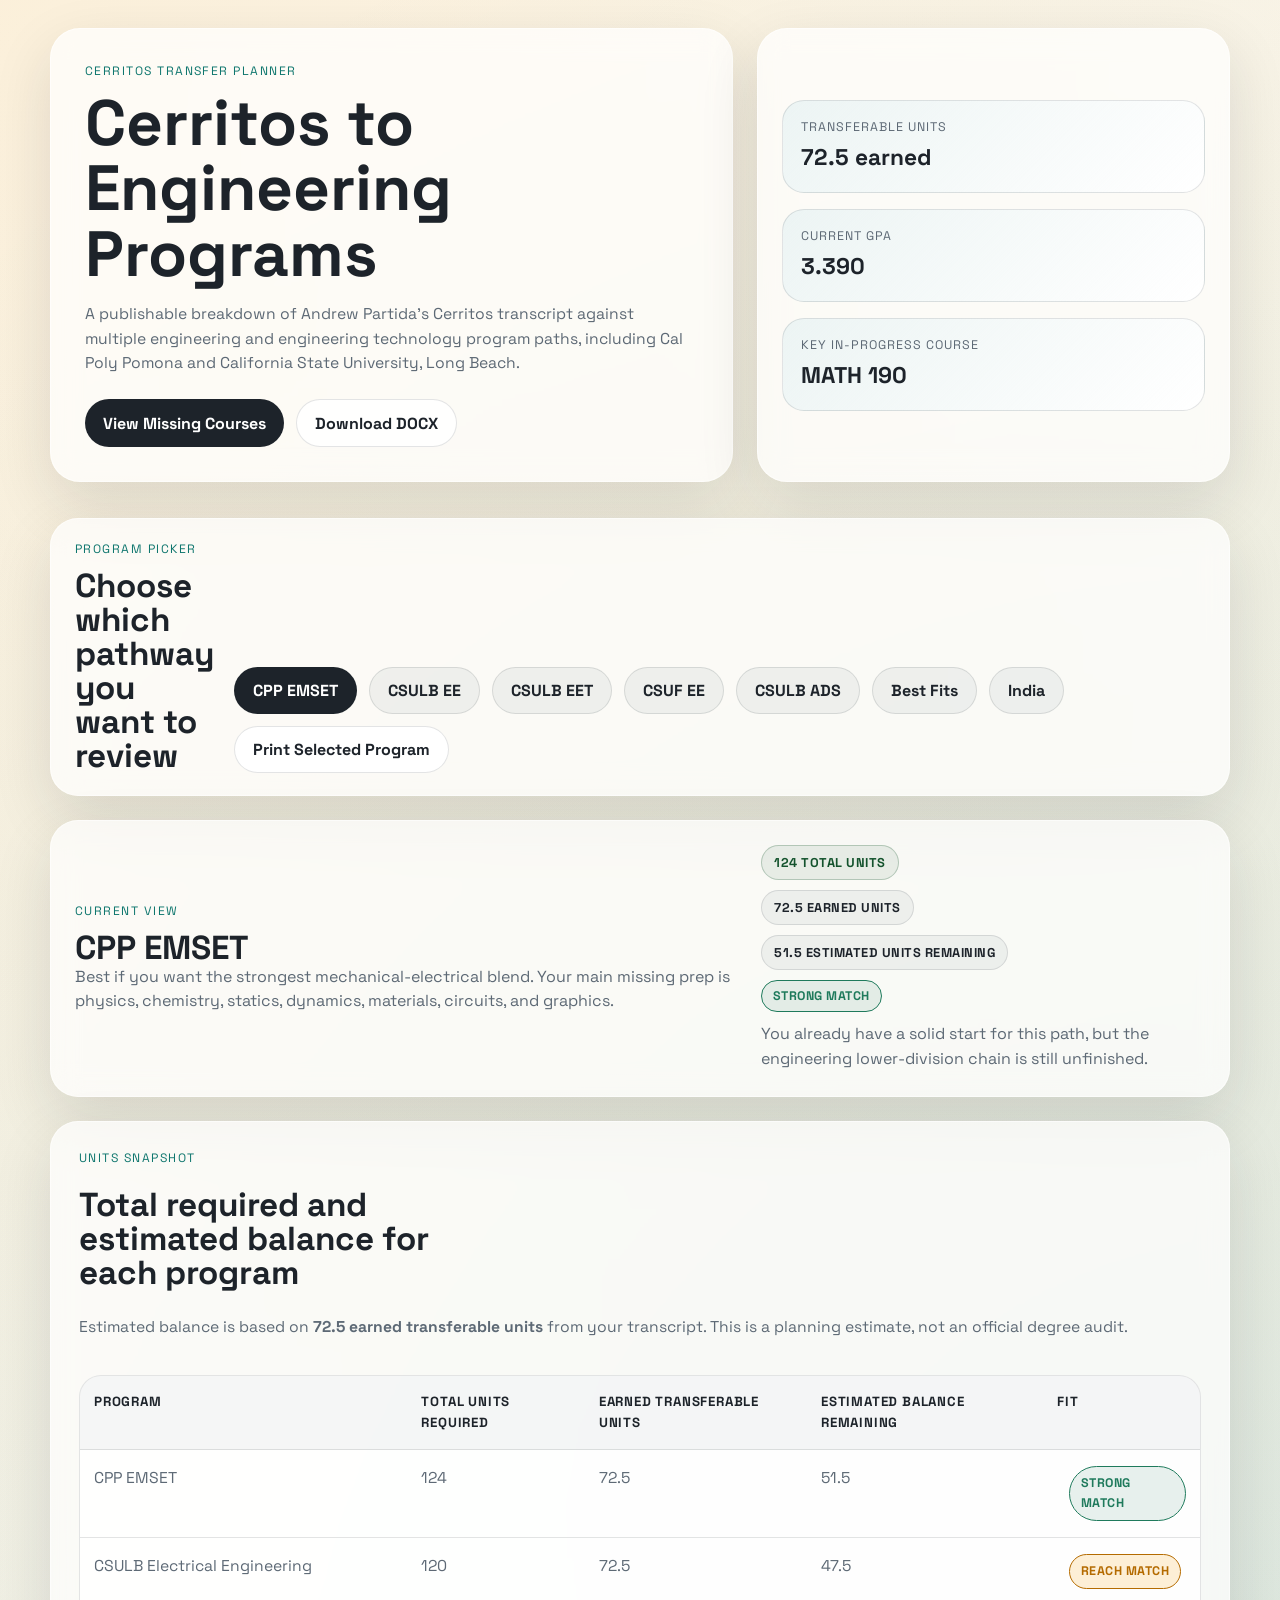
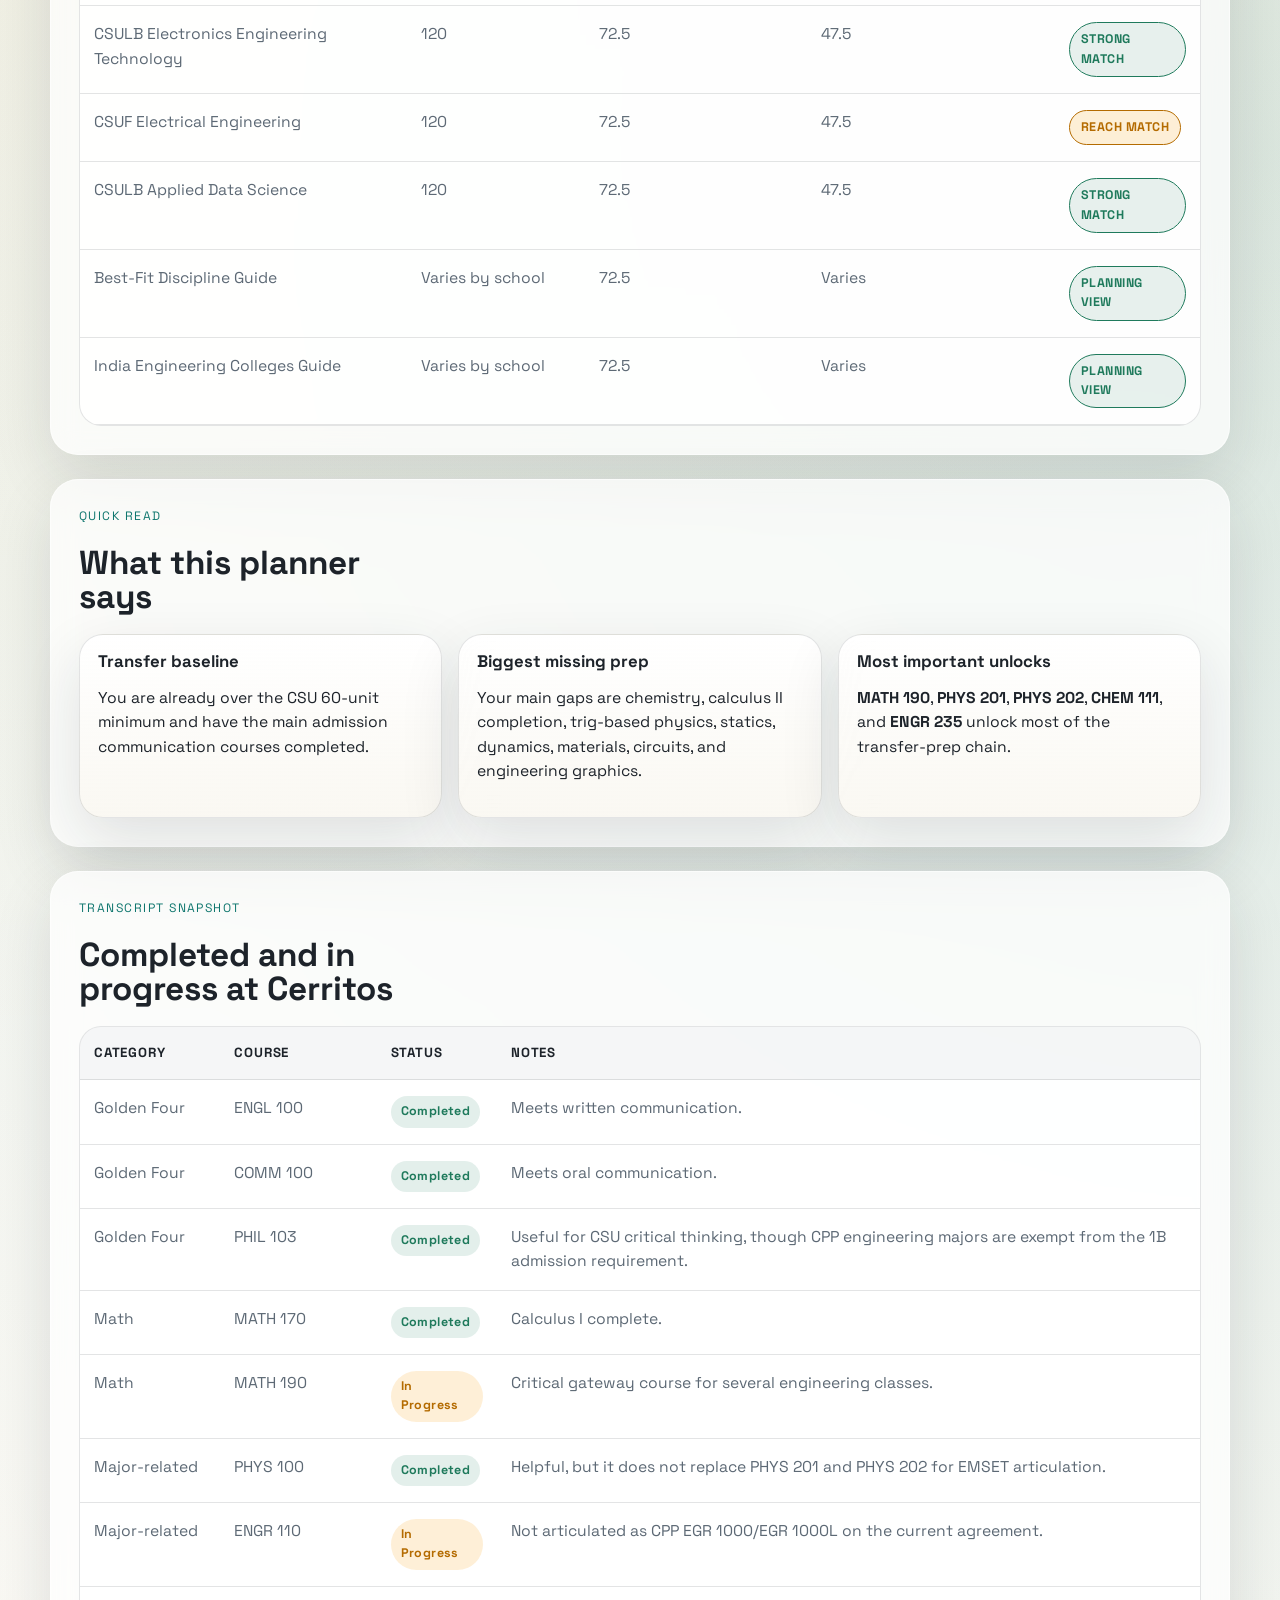
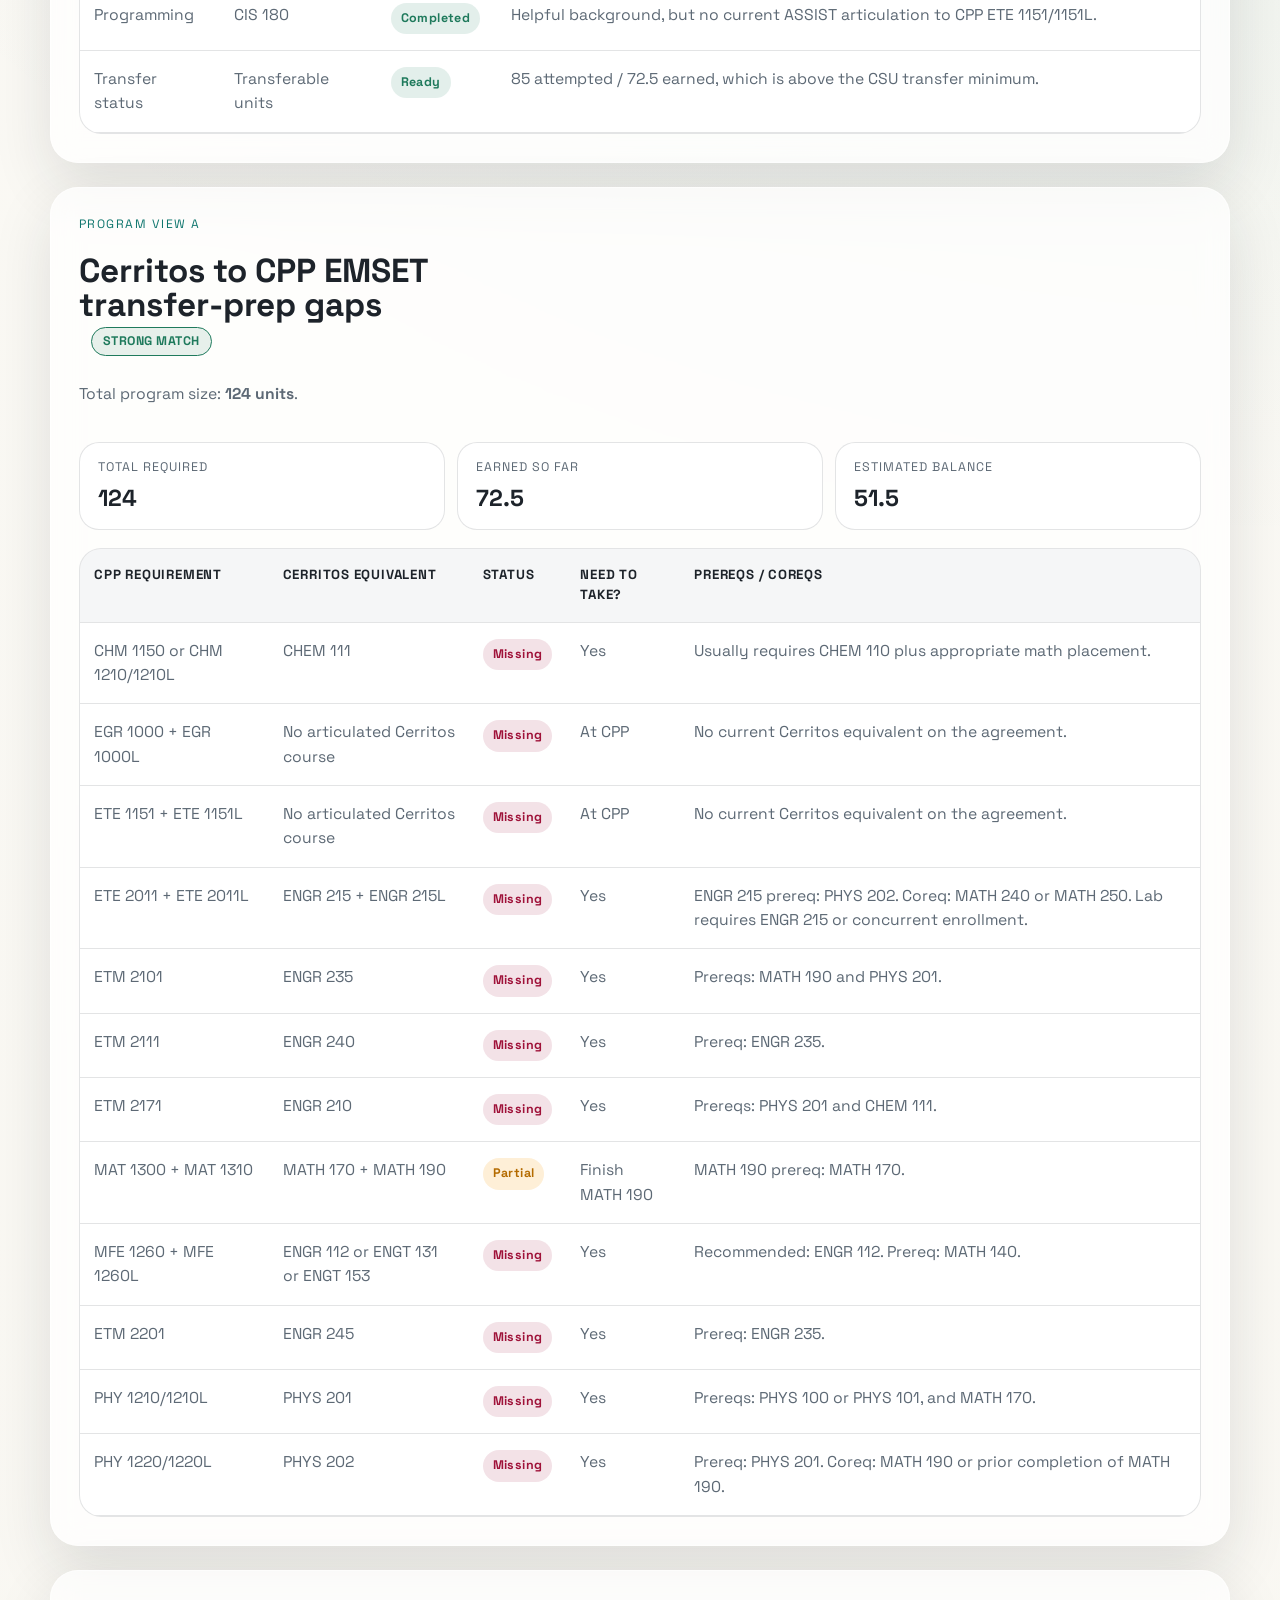
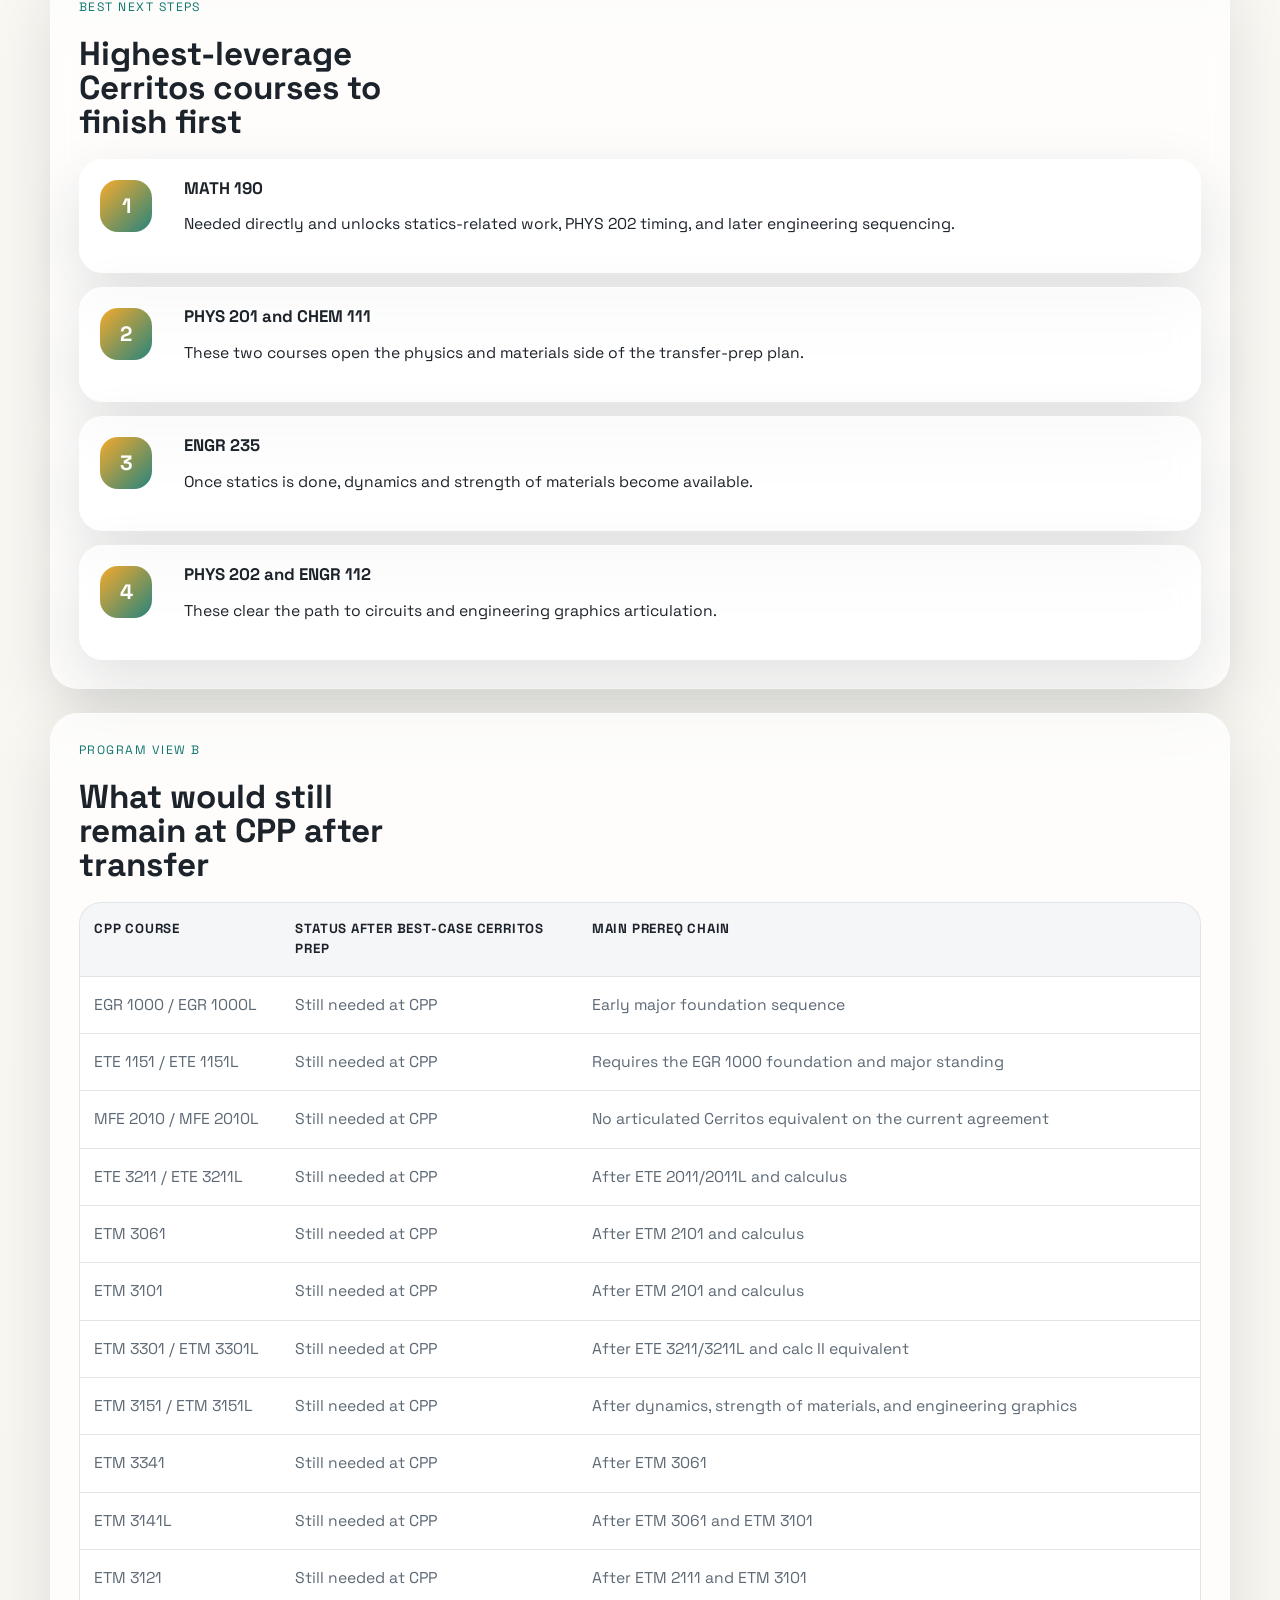
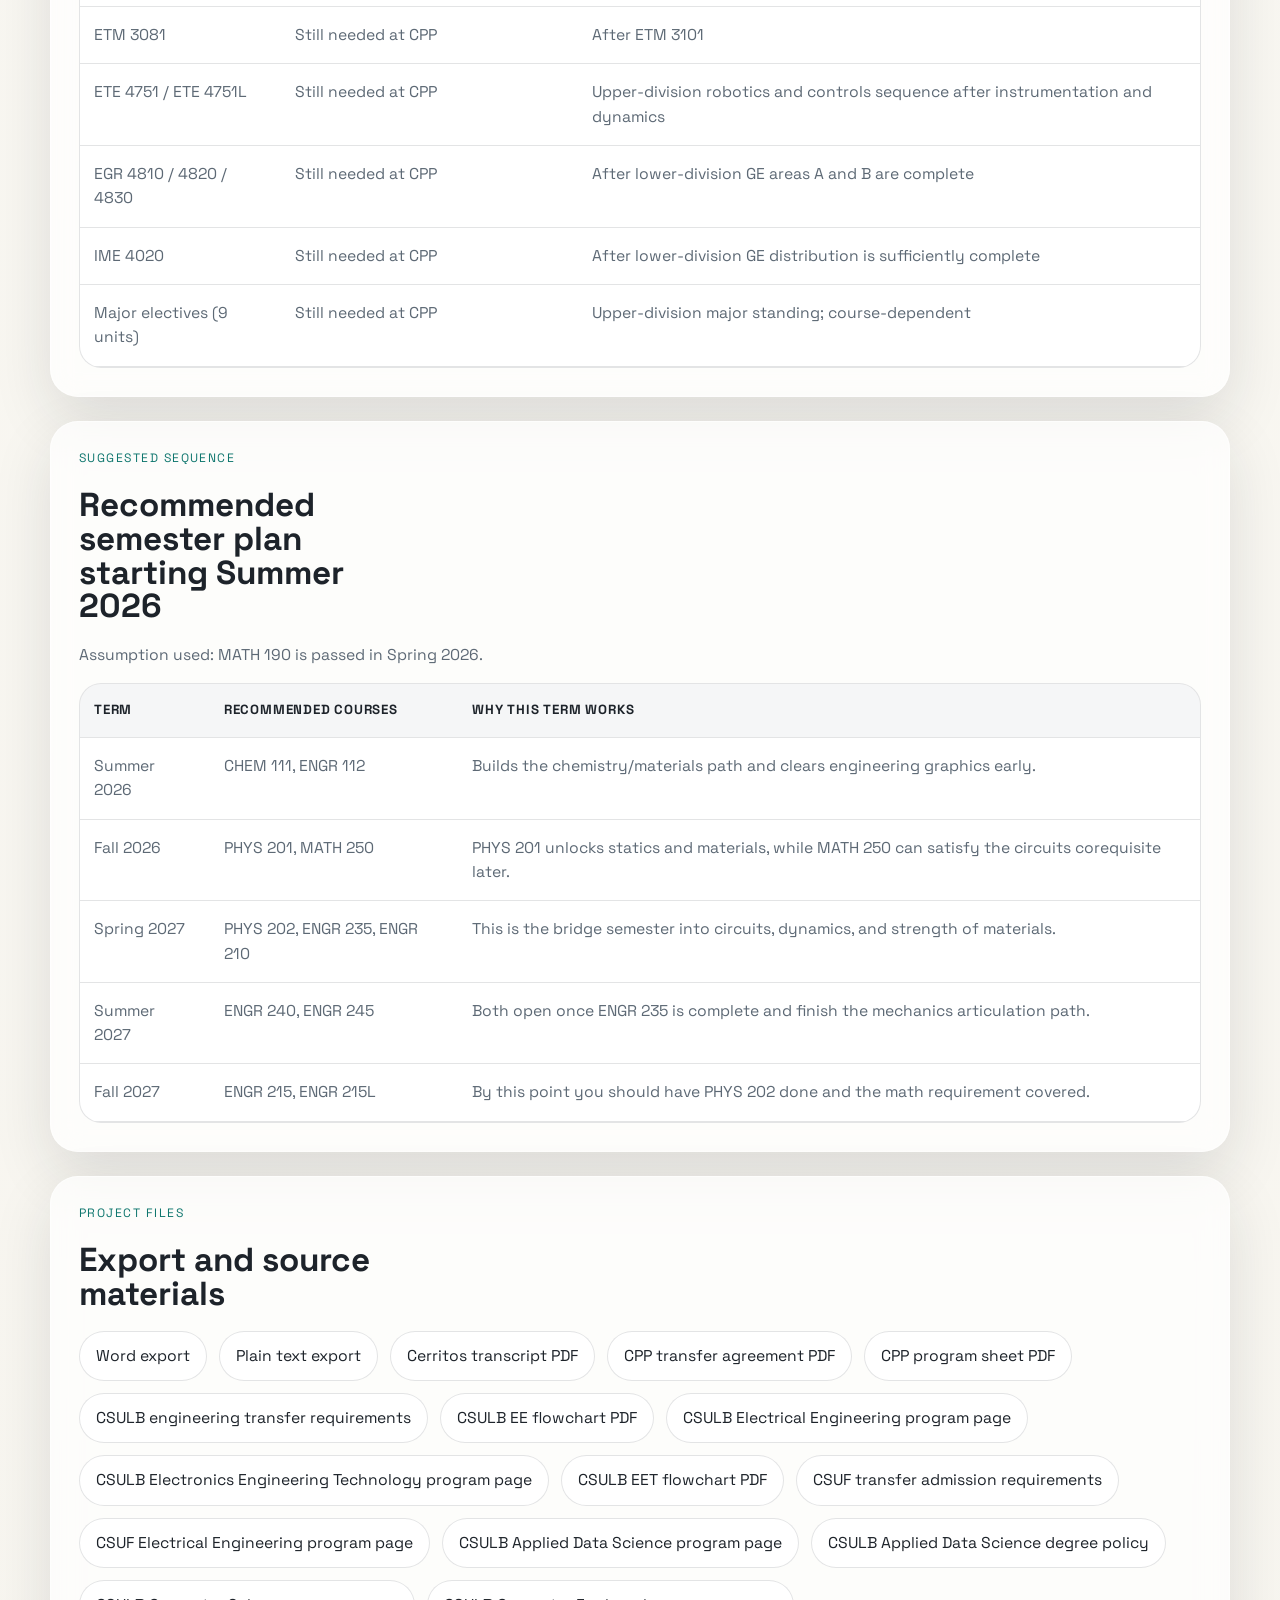
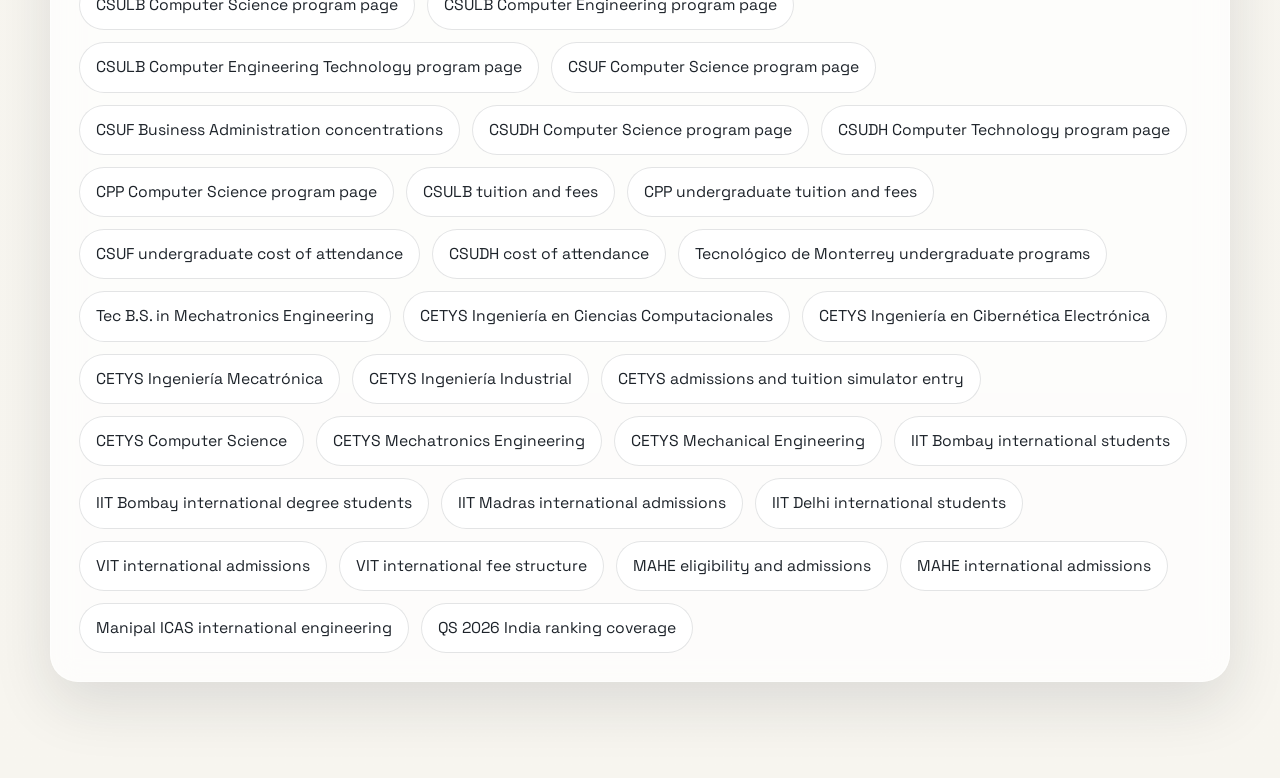
<file: index.html>
<!DOCTYPE html>
<html lang="en">
<head>
  <meta charset="UTF-8">
  <meta name="viewport" content="width=device-width, initial-scale=1.0">
  <title>Andrew Partida | EMSET Transfer Planner</title>
  <link rel="preconnect" href="https://fonts.googleapis.com">
  <link rel="preconnect" href="https://fonts.gstatic.com" crossorigin>
  <link href="https://fonts.googleapis.com/css2?family=Space+Grotesk:wght@400;500;700&family=Source+Serif+4:wght@400;600&display=swap" rel="stylesheet">
  <link rel="stylesheet" href="./styles.css">
  <script defer src="./app.js"></script>
</head>
<body>
  <div class="page-shell">
    <header class="hero">
      <div class="hero-copy">
        <p class="eyebrow">Cerritos Transfer Planner</p>
        <h1>Cerritos to Engineering Programs</h1>
        <p class="lede">
          A publishable breakdown of Andrew Partida's Cerritos transcript against multiple engineering and engineering technology program paths,
          including Cal Poly Pomona and California State University, Long Beach.
        </p>
        <div class="hero-actions">
          <a class="button primary" href="#transfer-prep">View Missing Courses</a>
          <a class="button secondary" href="./Andrew_Partida_EMSET_Breakdown.docx">Download DOCX</a>
        </div>
      </div>
      <div class="hero-panel">
        <div class="stat-card">
          <span class="stat-label">Transferable Units</span>
          <strong class="stat-value">72.5 earned</strong>
        </div>
        <div class="stat-card">
          <span class="stat-label">Current GPA</span>
          <strong class="stat-value">3.390</strong>
        </div>
        <div class="stat-card">
          <span class="stat-label">Key In-Progress Course</span>
          <strong class="stat-value">MATH 190</strong>
        </div>
      </div>
    </header>

    <section class="program-switcher" aria-labelledby="program-switcher-title">
      <div class="switcher-copy">
        <p class="section-kicker">Program Picker</p>
        <h2 id="program-switcher-title">Choose which pathway you want to review</h2>
      </div>
      <div class="program-controls" role="tablist" aria-label="Program options">
        <button class="program-tab active" id="tab-cpp" type="button" role="tab" aria-selected="true" aria-controls="panel-cpp" data-program-target="cpp" onclick="window.selectProgram && window.selectProgram('cpp')">
          CPP EMSET
        </button>
        <button class="program-tab" id="tab-csulb" type="button" role="tab" aria-selected="false" aria-controls="panel-csulb" data-program-target="csulb" onclick="window.selectProgram && window.selectProgram('csulb')">
          CSULB EE
        </button>
        <button class="program-tab" id="tab-eet" type="button" role="tab" aria-selected="false" aria-controls="panel-eet" data-program-target="eet" onclick="window.selectProgram && window.selectProgram('eet')">
          CSULB EET
        </button>
        <button class="program-tab" id="tab-csuf" type="button" role="tab" aria-selected="false" aria-controls="panel-csuf" data-program-target="csuf" onclick="window.selectProgram && window.selectProgram('csuf')">
          CSUF EE
        </button>
        <button class="program-tab" id="tab-ads" type="button" role="tab" aria-selected="false" aria-controls="panel-ads" data-program-target="ads" onclick="window.selectProgram && window.selectProgram('ads')">
          CSULB ADS
        </button>
        <button class="program-tab" id="tab-guide" type="button" role="tab" aria-selected="false" aria-controls="panel-guide" data-program-target="guide" onclick="window.selectProgram && window.selectProgram('guide')">
          Best Fits
        </button>
        <button class="program-tab" id="tab-india" type="button" role="tab" aria-selected="false" aria-controls="panel-india" data-program-target="india" onclick="window.selectProgram && window.selectProgram('india')">
          India
        </button>
        <button class="print-button" id="print-view" type="button">
          Print Selected Program
        </button>
      </div>
    </section>

    <section class="program-summary-card" aria-live="polite">
      <div class="summary-copy">
        <p class="section-kicker">Current View</p>
        <h2 id="program-summary-title">CPP EMSET</h2>
        <p id="program-summary-text">
          Best if you want the strongest mechanical-electrical blend. Your main missing prep is physics, chemistry, statics, dynamics, materials, circuits, and graphics.
        </p>
      </div>
      <div class="summary-meta">
        <div class="unit-badge" id="program-unit-badge">124 total units</div>
        <div class="unit-badge secondary" id="program-earned-badge">72.5 earned units</div>
        <div class="unit-badge secondary" id="program-balance-badge">51.5 estimated units remaining</div>
        <div class="fit-badge fit-strong" id="program-fit-badge">Strong Match</div>
        <p class="fit-caption" id="program-fit-caption">
          You already have a solid start for this path, but the engineering lower-division chain is still unfinished.
        </p>
      </div>
    </section>

    <section class="section unit-comparison">
      <div class="section-heading">
        <p class="section-kicker">Units Snapshot</p>
        <h2>Total required and estimated balance for each program</h2>
        <p class="assumption">
          Estimated balance is based on <strong>72.5 earned transferable units</strong> from your transcript.
          This is a planning estimate, not an official degree audit.
        </p>
      </div>
      <div class="table-wrap">
        <table>
          <thead>
            <tr>
              <th>Program</th>
              <th>Total Units Required</th>
              <th>Earned Transferable Units</th>
              <th>Estimated Balance Remaining</th>
              <th>Fit</th>
            </tr>
          </thead>
          <tbody>
            <tr>
              <td>CPP EMSET</td>
              <td>124</td>
              <td>72.5</td>
              <td>51.5</td>
              <td><span class="inline-fit fit-strong">Strong Match</span></td>
            </tr>
            <tr>
              <td>CSULB Electrical Engineering</td>
              <td>120</td>
              <td>72.5</td>
              <td>47.5</td>
              <td><span class="inline-fit fit-medium">Reach Match</span></td>
            </tr>
            <tr>
              <td>CSULB Electronics Engineering Technology</td>
              <td>120</td>
              <td>72.5</td>
              <td>47.5</td>
              <td><span class="inline-fit fit-strong">Strong Match</span></td>
            </tr>
            <tr>
              <td>CSUF Electrical Engineering</td>
              <td>120</td>
              <td>72.5</td>
              <td>47.5</td>
              <td><span class="inline-fit fit-medium">Reach Match</span></td>
            </tr>
            <tr>
              <td>CSULB Applied Data Science</td>
              <td>120</td>
              <td>72.5</td>
              <td>47.5</td>
              <td><span class="inline-fit fit-strong">Strong Match</span></td>
            </tr>
            <tr>
              <td>Best-Fit Discipline Guide</td>
              <td>Varies by school</td>
              <td>72.5</td>
              <td>Varies</td>
              <td><span class="inline-fit fit-strong">Planning View</span></td>
            </tr>
            <tr>
              <td>India Engineering Colleges Guide</td>
              <td>Varies by school</td>
              <td>72.5</td>
              <td>Varies</td>
              <td><span class="inline-fit fit-strong">Planning View</span></td>
            </tr>
          </tbody>
        </table>
      </div>
    </section>

    <main>
      <section class="section overview">
        <div class="section-heading">
          <p class="section-kicker">Quick Read</p>
          <h2>What this planner says</h2>
        </div>
        <div class="callout-grid">
          <article class="callout">
            <h3 id="quick-read-title-1">Transfer baseline</h3>
            <p id="quick-read-text-1">You are already over the CSU 60-unit minimum and have the main admission communication courses completed.</p>
          </article>
          <article class="callout">
            <h3 id="quick-read-title-2">Biggest missing prep</h3>
            <p id="quick-read-text-2">Your main gaps are chemistry, calculus II completion, trig-based physics, statics, dynamics, materials, circuits, and engineering graphics.</p>
          </article>
          <article class="callout">
            <h3 id="quick-read-title-3">Most important unlocks</h3>
            <p id="quick-read-text-3"><strong>MATH 190</strong>, <strong>PHYS 201</strong>, <strong>PHYS 202</strong>, <strong>CHEM 111</strong>, and <strong>ENGR 235</strong> unlock most of the transfer-prep chain.</p>
          </article>
        </div>
      </section>

      <section class="section">
        <div class="section-heading">
          <p class="section-kicker">Transcript Snapshot</p>
          <h2>Completed and in progress at Cerritos</h2>
        </div>
        <div class="table-wrap">
          <table>
            <thead>
              <tr>
                <th>Category</th>
                <th>Course</th>
                <th>Status</th>
                <th>Notes</th>
              </tr>
            </thead>
            <tbody>
              <tr>
                <td>Golden Four</td>
                <td>ENGL 100</td>
                <td><span class="pill done">Completed</span></td>
                <td>Meets written communication.</td>
              </tr>
              <tr>
                <td>Golden Four</td>
                <td>COMM 100</td>
                <td><span class="pill done">Completed</span></td>
                <td>Meets oral communication.</td>
              </tr>
              <tr>
                <td>Golden Four</td>
                <td>PHIL 103</td>
                <td><span class="pill done">Completed</span></td>
                <td>Useful for CSU critical thinking, though CPP engineering majors are exempt from the 1B admission requirement.</td>
              </tr>
              <tr>
                <td>Math</td>
                <td>MATH 170</td>
                <td><span class="pill done">Completed</span></td>
                <td>Calculus I complete.</td>
              </tr>
              <tr>
                <td>Math</td>
                <td>MATH 190</td>
                <td><span class="pill progress">In Progress</span></td>
                <td>Critical gateway course for several engineering classes.</td>
              </tr>
              <tr>
                <td>Major-related</td>
                <td>PHYS 100</td>
                <td><span class="pill done">Completed</span></td>
                <td>Helpful, but it does not replace PHYS 201 and PHYS 202 for EMSET articulation.</td>
              </tr>
              <tr>
                <td>Major-related</td>
                <td>ENGR 110</td>
                <td><span class="pill progress">In Progress</span></td>
                <td>Not articulated as CPP EGR 1000/EGR 1000L on the current agreement.</td>
              </tr>
              <tr>
                <td>Programming</td>
                <td>CIS 180</td>
                <td><span class="pill done">Completed</span></td>
                <td>Helpful background, but no current ASSIST articulation to CPP ETE 1151/1151L.</td>
              </tr>
              <tr>
                <td>Transfer status</td>
                <td>Transferable units</td>
                <td><span class="pill done">Ready</span></td>
                <td>85 attempted / 72.5 earned, which is above the CSU transfer minimum.</td>
              </tr>
            </tbody>
          </table>
        </div>
      </section>

      <section class="program-panel active" id="panel-cpp" role="tabpanel" aria-labelledby="tab-cpp" data-program-panel="cpp">
        <section class="section" id="transfer-prep">
          <div class="section-heading">
            <p class="section-kicker">Program View A</p>
            <h2>Cerritos to CPP EMSET transfer-prep gaps <span class="inline-fit fit-strong">Strong Match</span></h2>
            <p class="assumption">Total program size: <strong>124 units</strong>.</p>
          </div>
          <div class="mini-unit-row">
            <div class="mini-unit-card">
              <span>Total Required</span>
              <strong>124</strong>
            </div>
            <div class="mini-unit-card">
              <span>Earned So Far</span>
              <strong>72.5</strong>
            </div>
            <div class="mini-unit-card">
              <span>Estimated Balance</span>
              <strong>51.5</strong>
            </div>
          </div>
          <div class="table-wrap">
            <table>
              <thead>
                <tr>
                  <th>CPP Requirement</th>
                  <th>Cerritos Equivalent</th>
                  <th>Status</th>
                  <th>Need to Take?</th>
                  <th>Prereqs / Coreqs</th>
                </tr>
              </thead>
              <tbody>
                <tr><td>CHM 1150 or CHM 1210/1210L</td><td>CHEM 111</td><td><span class="pill missing">Missing</span></td><td>Yes</td><td>Usually requires CHEM 110 plus appropriate math placement.</td></tr>
                <tr><td>EGR 1000 + EGR 1000L</td><td>No articulated Cerritos course</td><td><span class="pill missing">Missing</span></td><td>At CPP</td><td>No current Cerritos equivalent on the agreement.</td></tr>
                <tr><td>ETE 1151 + ETE 1151L</td><td>No articulated Cerritos course</td><td><span class="pill missing">Missing</span></td><td>At CPP</td><td>No current Cerritos equivalent on the agreement.</td></tr>
                <tr><td>ETE 2011 + ETE 2011L</td><td>ENGR 215 + ENGR 215L</td><td><span class="pill missing">Missing</span></td><td>Yes</td><td>ENGR 215 prereq: PHYS 202. Coreq: MATH 240 or MATH 250. Lab requires ENGR 215 or concurrent enrollment.</td></tr>
                <tr><td>ETM 2101</td><td>ENGR 235</td><td><span class="pill missing">Missing</span></td><td>Yes</td><td>Prereqs: MATH 190 and PHYS 201.</td></tr>
                <tr><td>ETM 2111</td><td>ENGR 240</td><td><span class="pill missing">Missing</span></td><td>Yes</td><td>Prereq: ENGR 235.</td></tr>
                <tr><td>ETM 2171</td><td>ENGR 210</td><td><span class="pill missing">Missing</span></td><td>Yes</td><td>Prereqs: PHYS 201 and CHEM 111.</td></tr>
                <tr><td>MAT 1300 + MAT 1310</td><td>MATH 170 + MATH 190</td><td><span class="pill progress">Partial</span></td><td>Finish MATH 190</td><td>MATH 190 prereq: MATH 170.</td></tr>
                <tr><td>MFE 1260 + MFE 1260L</td><td>ENGR 112 or ENGT 131 or ENGT 153</td><td><span class="pill missing">Missing</span></td><td>Yes</td><td>Recommended: ENGR 112. Prereq: MATH 140.</td></tr>
                <tr><td>ETM 2201</td><td>ENGR 245</td><td><span class="pill missing">Missing</span></td><td>Yes</td><td>Prereq: ENGR 235.</td></tr>
                <tr><td>PHY 1210/1210L</td><td>PHYS 201</td><td><span class="pill missing">Missing</span></td><td>Yes</td><td>Prereqs: PHYS 100 or PHYS 101, and MATH 170.</td></tr>
                <tr><td>PHY 1220/1220L</td><td>PHYS 202</td><td><span class="pill missing">Missing</span></td><td>Yes</td><td>Prereq: PHYS 201. Coreq: MATH 190 or prior completion of MATH 190.</td></tr>
              </tbody>
            </table>
          </div>
        </section>

        <section class="section">
          <div class="section-heading">
            <p class="section-kicker">Best Next Steps</p>
            <h2>Highest-leverage Cerritos courses to finish first</h2>
          </div>
          <div class="priority-list">
            <article class="priority-card"><span class="priority-number">1</span><div><h3>MATH 190</h3><p>Needed directly and unlocks statics-related work, PHYS 202 timing, and later engineering sequencing.</p></div></article>
            <article class="priority-card"><span class="priority-number">2</span><div><h3>PHYS 201 and CHEM 111</h3><p>These two courses open the physics and materials side of the transfer-prep plan.</p></div></article>
            <article class="priority-card"><span class="priority-number">3</span><div><h3>ENGR 235</h3><p>Once statics is done, dynamics and strength of materials become available.</p></div></article>
            <article class="priority-card"><span class="priority-number">4</span><div><h3>PHYS 202 and ENGR 112</h3><p>These clear the path to circuits and engineering graphics articulation.</p></div></article>
          </div>
        </section>

        <section class="section" id="cpp-path">
          <div class="section-heading">
            <p class="section-kicker">Program View B</p>
            <h2>What would still remain at CPP after transfer</h2>
          </div>
          <div class="table-wrap">
            <table>
              <thead>
                <tr>
                  <th>CPP Course</th>
                  <th>Status After Best-Case Cerritos Prep</th>
                  <th>Main Prereq Chain</th>
                </tr>
              </thead>
              <tbody>
                <tr><td>EGR 1000 / EGR 1000L</td><td>Still needed at CPP</td><td>Early major foundation sequence</td></tr>
                <tr><td>ETE 1151 / ETE 1151L</td><td>Still needed at CPP</td><td>Requires the EGR 1000 foundation and major standing</td></tr>
                <tr><td>MFE 2010 / MFE 2010L</td><td>Still needed at CPP</td><td>No articulated Cerritos equivalent on the current agreement</td></tr>
                <tr><td>ETE 3211 / ETE 3211L</td><td>Still needed at CPP</td><td>After ETE 2011/2011L and calculus</td></tr>
                <tr><td>ETM 3061</td><td>Still needed at CPP</td><td>After ETM 2101 and calculus</td></tr>
                <tr><td>ETM 3101</td><td>Still needed at CPP</td><td>After ETM 2101 and calculus</td></tr>
                <tr><td>ETM 3301 / ETM 3301L</td><td>Still needed at CPP</td><td>After ETE 3211/3211L and calc II equivalent</td></tr>
                <tr><td>ETM 3151 / ETM 3151L</td><td>Still needed at CPP</td><td>After dynamics, strength of materials, and engineering graphics</td></tr>
                <tr><td>ETM 3341</td><td>Still needed at CPP</td><td>After ETM 3061</td></tr>
                <tr><td>ETM 3141L</td><td>Still needed at CPP</td><td>After ETM 3061 and ETM 3101</td></tr>
                <tr><td>ETM 3121</td><td>Still needed at CPP</td><td>After ETM 2111 and ETM 3101</td></tr>
                <tr><td>ETM 3081</td><td>Still needed at CPP</td><td>After ETM 3101</td></tr>
                <tr><td>ETE 4751 / ETE 4751L</td><td>Still needed at CPP</td><td>Upper-division robotics and controls sequence after instrumentation and dynamics</td></tr>
                <tr><td>EGR 4810 / 4820 / 4830</td><td>Still needed at CPP</td><td>After lower-division GE areas A and B are complete</td></tr>
                <tr><td>IME 4020</td><td>Still needed at CPP</td><td>After lower-division GE distribution is sufficiently complete</td></tr>
                <tr><td>Major electives (9 units)</td><td>Still needed at CPP</td><td>Upper-division major standing; course-dependent</td></tr>
              </tbody>
            </table>
          </div>
        </section>

        <section class="section" id="semester-plan">
          <div class="section-heading">
            <p class="section-kicker">Suggested Sequence</p>
            <h2>Recommended semester plan starting Summer 2026</h2>
          </div>
          <p class="assumption">Assumption used: MATH 190 is passed in Spring 2026.</p>
          <div class="table-wrap">
            <table>
              <thead>
                <tr>
                  <th>Term</th>
                  <th>Recommended Courses</th>
                  <th>Why This Term Works</th>
                </tr>
              </thead>
              <tbody>
                <tr><td>Summer 2026</td><td>CHEM 111, ENGR 112</td><td>Builds the chemistry/materials path and clears engineering graphics early.</td></tr>
                <tr><td>Fall 2026</td><td>PHYS 201, MATH 250</td><td>PHYS 201 unlocks statics and materials, while MATH 250 can satisfy the circuits corequisite later.</td></tr>
                <tr><td>Spring 2027</td><td>PHYS 202, ENGR 235, ENGR 210</td><td>This is the bridge semester into circuits, dynamics, and strength of materials.</td></tr>
                <tr><td>Summer 2027</td><td>ENGR 240, ENGR 245</td><td>Both open once ENGR 235 is complete and finish the mechanics articulation path.</td></tr>
                <tr><td>Fall 2027</td><td>ENGR 215, ENGR 215L</td><td>By this point you should have PHYS 202 done and the math requirement covered.</td></tr>
              </tbody>
            </table>
          </div>
        </section>
      </section>

      <section class="program-panel" id="panel-csulb" role="tabpanel" aria-labelledby="tab-csulb" aria-hidden="true" data-program-panel="csulb">
        <section class="section" id="csulb-ee">
          <div class="section-heading">
            <p class="section-kicker">Program View C</p>
            <h2>CSULB Electrical Engineering transfer breakdown <span class="inline-fit fit-medium">Reach Match</span></h2>
            <p class="assumption">Total program size: <strong>120 units</strong>.</p>
          </div>
          <div class="mini-unit-row">
            <div class="mini-unit-card">
              <span>Total Required</span>
              <strong>120</strong>
            </div>
            <div class="mini-unit-card">
              <span>Earned So Far</span>
              <strong>72.5</strong>
            </div>
            <div class="mini-unit-card">
              <span>Estimated Balance</span>
              <strong>47.5</strong>
            </div>
          </div>
          <p class="assumption">
            Interpreted as <strong>CSULB Electrical Engineering (BSEE)</strong>. CSULB also offers a separate
            <strong>Electronics Engineering Technology</strong> program, but this section is built around the BSEE path.
          </p>
          <div class="callout-grid single-row">
            <article class="callout"><h3>Admission minimum</h3><p>CSULB lists a minimum <strong>2.5 GPA</strong> for transfer consideration in Electrical Engineering.</p></article>
            <article class="callout"><h3>Major-specific admission prep</h3><p><strong>MATH 122</strong>, <strong>MATH 123</strong>, and <strong>PHYS 151</strong>, which map most closely to <strong>MATH 170</strong>, <strong>MATH 190</strong>, and <strong>PHYS 201</strong>.</p></article>
            <article class="callout"><h3>Recommended extra prep</h3><p><strong>PHYS 152</strong> is recommended for transfer applicants, and the department also lists <strong>EE 186</strong> as additional lower-division preparation for CSULB students.</p></article>
          </div>
        </section>

        <section class="section">
          <div class="section-heading">
            <p class="section-kicker">Admission Comparison</p>
            <h2>How your transcript lines up with CSULB EE transfer prep</h2>
          </div>
          <div class="table-wrap">
            <table>
              <thead>
                <tr>
                  <th>CSULB Transfer Prep Item</th>
                  <th>Closest Cerritos Course</th>
                  <th>Your Status</th>
                  <th>Still Needed?</th>
                  <th>Prereqs / Notes</th>
                </tr>
              </thead>
              <tbody>
                <tr><td>MATH 122 - Calculus I</td><td>MATH 170</td><td><span class="pill done">Completed</span></td><td>No</td><td>Already complete.</td></tr>
                <tr><td>MATH 123 - Calculus II</td><td>MATH 190</td><td><span class="pill progress">In Progress</span></td><td>Finish current class</td><td>Prereq for several EE math and engineering courses.</td></tr>
                <tr><td>PHYS 151 - Mechanics and Heat</td><td>PHYS 201</td><td><span class="pill missing">Missing</span></td><td>Yes</td><td>Cerritos prereqs: PHYS 100 or PHYS 101, and MATH 170.</td></tr>
                <tr><td>English Composition</td><td>ENGL 100</td><td><span class="pill done">Completed</span></td><td>No</td><td>Required GE for transfer admission.</td></tr>
                <tr><td>Oral Communication</td><td>COMM 100</td><td><span class="pill done">Completed</span></td><td>No</td><td>Required GE for transfer admission.</td></tr>
                <tr><td>Recommended: PHYS 152 - Electricity and Magnetism</td><td>PHYS 202</td><td><span class="pill missing">Missing</span></td><td>Strongly recommended</td><td>Cerritos prereq: PHYS 201. Coreq or prior MATH 190.</td></tr>
                <tr><td>Additional lower-division prep at CSULB: EE 186</td><td>Possible closest match: CIS 180 or CIS 183</td><td><span class="pill progress">Unverified</span></td><td>Likely yes at CSULB unless ASSIST confirms articulation</td><td>Official sources used here do not verify a Cerritos articulation for EE 186.</td></tr>
              </tbody>
            </table>
          </div>
        </section>

        <section class="section">
          <div class="section-heading">
            <p class="section-kicker">Lower Division View</p>
            <h2>Likely CSULB EE coursework still ahead after transfer</h2>
          </div>
          <p class="assumption">
            This section is based on the 2025-2026 CSULB EE flowchart. Where I could not verify a Cerritos-to-CSULB articulation from official sources in scope,
            I marked the course as <strong>likely still needed at CSULB</strong> rather than claiming equivalency.
          </p>
          <div class="table-wrap">
            <table>
              <thead>
                <tr>
                  <th>CSULB EE Course</th>
                  <th>Status vs Your Transcript</th>
                  <th>What Unlocks It</th>
                  <th>Notes</th>
                </tr>
              </thead>
              <tbody>
                <tr><td>ENGR 101</td><td><span class="pill missing">Likely needed</span></td><td>Entry-level engineering orientation</td><td>CSULB flowchart places this in the first term.</td></tr>
                <tr><td>ENGR 102</td><td><span class="pill missing">Likely needed</span></td><td>After ENGR 101</td><td>CSULB flowchart lists prerequisite ENGR 101.</td></tr>
                <tr><td>EE 200</td><td><span class="pill missing">Likely needed</span></td><td>Department orientation / trends course</td><td>No matching Cerritos course on your transcript.</td></tr>
                <tr><td>EE 186</td><td><span class="pill progress">Unverified</span></td><td>Co-req: English composition</td><td>Your programming background helps, but official articulation was not verified here.</td></tr>
                <tr><td>EE 201 - Digital Logic Design</td><td><span class="pill missing">Likely needed</span></td><td>EE 186</td><td>No matching completed digital logic course on your transcript.</td></tr>
                <tr><td>EE 202 - Computational Methods in Engineering</td><td><span class="pill missing">Likely needed</span></td><td>EE 186 and MATH 123</td><td>Could open several upper-division EE sequences.</td></tr>
                <tr><td>PHYS 152 or EE 210/210L</td><td><span class="pill missing">Missing</span></td><td>PHYS 151 with MATH 123 concurrent or complete</td><td>Closest Cerritos transfer-prep course is PHYS 202.</td></tr>
                <tr><td>EE 211/211L - Electric and Electronic Circuits</td><td><span class="pill progress">Unverified</span></td><td>MATH 123 and PHYS 152 or EE 210/210L</td><td>Cerritos ENGR 215/215L looks related, but articulation was not verified from official sources here.</td></tr>
                <tr><td>MATH 224 - Calculus III</td><td><span class="pill missing">Missing</span></td><td>MATH 123</td><td>Closest Cerritos equivalent would likely be MATH 220 if articulated.</td></tr>
                <tr><td>MATH 370A - Applied Mathematics I</td><td><span class="pill missing">Likely needed</span></td><td>MATH 123</td><td>No verified Cerritos articulation used in this planner.</td></tr>
                <tr><td>PHYS 254 or EE 220</td><td><span class="pill missing">Likely needed</span></td><td>PHYS 152 or EE 210/210L, plus MATH 224 coreq for the physics path</td><td>Additional lower-division science/materials step on the flowchart.</td></tr>
              </tbody>
            </table>
          </div>
        </section>

        <section class="section" id="csulb-plan">
          <div class="section-heading">
            <p class="section-kicker">Suggested Sequence</p>
            <h2>Recommended CSULB EE prep plan from your current transcript</h2>
          </div>
          <p class="assumption">
            Assumptions used: you pass <strong>MATH 190</strong> in Spring 2026 and you want to strengthen both transfer admission and post-transfer readiness.
          </p>
          <div class="table-wrap">
            <table>
              <thead>
                <tr>
                  <th>Term</th>
                  <th>Recommended Courses</th>
                  <th>Why This Helps for CSULB EE</th>
                </tr>
              </thead>
              <tbody>
                <tr><td>Summer 2026</td><td>CIS 183 finish, optional CHEM 111 or keep load lighter</td><td>Chemistry is not required for CSULB EE admission, so the highest priority is preserving room for physics and math sequencing.</td></tr>
                <tr><td>Fall 2026</td><td>PHYS 201, MATH 250</td><td>PHYS 201 is the big missing admission course. MATH 250 may help later if you also keep CPP or other engineering options open.</td></tr>
                <tr><td>Spring 2027</td><td>PHYS 202, MATH 220 or articulated Calc III if available</td><td>This strengthens your application and gets you closer to the lower-division BSEE math/physics chain.</td></tr>
                <tr><td>After transfer</td><td>EE 186, EE 201, EE 202, EE 211/211L, MATH 224/370A as assigned by CSULB</td><td>These are the likely first BSEE core classes unless ASSIST or a CSULB transfer credit review clears some of them.</td></tr>
              </tbody>
            </table>
          </div>
        </section>
      </section>

      <section class="program-panel" id="panel-eet" role="tabpanel" aria-labelledby="tab-eet" aria-hidden="true" data-program-panel="eet">
        <section class="section" id="csulb-eet">
          <div class="section-heading">
            <p class="section-kicker">Program View D</p>
            <h2>CSULB Electronics Engineering Technology breakdown <span class="inline-fit fit-strong">Strong Match</span></h2>
            <p class="assumption">Total program size: <strong>120 units</strong>.</p>
          </div>
          <div class="mini-unit-row">
            <div class="mini-unit-card">
              <span>Total Required</span>
              <strong>120</strong>
            </div>
            <div class="mini-unit-card">
              <span>Earned So Far</span>
              <strong>72.5</strong>
            </div>
            <div class="mini-unit-card">
              <span>Estimated Balance</span>
              <strong>47.5</strong>
            </div>
          </div>
          <p class="assumption">
            This section is for <strong>CSULB Electronics Engineering Technology (B.S.)</strong>, which is different from
            CSULB Electrical Engineering. EET is a more hands-on engineering technology path with circuits, digital systems,
            solid-state electronics, instrumentation, motors and generators, and fieldwork.
          </p>
          <div class="callout-grid single-row">
            <article class="callout">
              <h3>Admission minimum</h3>
              <p>CSULB lists a minimum <strong>2.5 GPA</strong> for Computer and Electronics Engineering Technology transfer applicants.</p>
            </article>
            <article class="callout">
              <h3>Required prep</h3>
              <p>The official transfer requirement lists <strong>MATH 122</strong> and <strong>PHYS 100A</strong> plus English composition and oral communication.</p>
            </article>
            <article class="callout">
              <h3>Recommended prep</h3>
              <p><strong>PHYS 100B</strong> is recommended for transfer applicants and fits the early EET circuit sequence better than arriving without it.</p>
            </article>
          </div>
        </section>

        <section class="section">
          <div class="section-heading">
            <p class="section-kicker">Admission Comparison</p>
            <h2>How your transcript lines up with CSULB EET transfer prep</h2>
          </div>
          <div class="table-wrap">
            <table>
              <thead>
                <tr>
                  <th>CSULB EET Transfer Prep Item</th>
                  <th>Closest Cerritos Course</th>
                  <th>Your Status</th>
                  <th>Still Needed?</th>
                  <th>Notes</th>
                </tr>
              </thead>
              <tbody>
                <tr><td>MATH 122 - Calculus I</td><td>MATH 170</td><td><span class="pill done">Completed</span></td><td>No</td><td>Your calculus I is done.</td></tr>
                <tr><td>PHYS 100A - General Physics</td><td>Closest possibilities: PHYS 100 or PHYS 101</td><td><span class="pill progress">Unverified</span></td><td>Likely still needs confirmation</td><td>Your transcript shows PHYS 100, but this planner does not claim articulation to CSULB PHYS 100A without ASSIST confirmation.</td></tr>
                <tr><td>English Composition</td><td>ENGL 100</td><td><span class="pill done">Completed</span></td><td>No</td><td>Required GE for transfer admission.</td></tr>
                <tr><td>Oral Communication</td><td>COMM 100</td><td><span class="pill done">Completed</span></td><td>No</td><td>Required GE for transfer admission.</td></tr>
                <tr><td>Recommended: PHYS 100B - General Physics</td><td>Closest possibilities: PHYS 101 or PHYS 102</td><td><span class="pill missing">Not confirmed</span></td><td>Recommended</td><td>Strongly worth verifying through ASSIST because it helps the first circuit-analysis sequence in EET.</td></tr>
              </tbody>
            </table>
          </div>
        </section>

        <section class="section">
          <div class="section-heading">
            <p class="section-kicker">Likely First-Year at CSULB</p>
            <h2>Core EET courses likely still ahead after transfer</h2>
          </div>
          <p class="assumption">
            This section is based on the official 2025-2026 CSULB Electronics Engineering Technology flowchart.
            Where Cerritos articulation was not verified from official sources in scope, the course is marked as likely still needed.
          </p>
          <div class="table-wrap">
            <table>
              <thead>
                <tr>
                  <th>CSULB EET Course</th>
                  <th>Status vs Your Transcript</th>
                  <th>What Unlocks It</th>
                  <th>Notes</th>
                </tr>
              </thead>
              <tbody>
                <tr><td>ENGR 101</td><td><span class="pill missing">Likely needed</span></td><td>Entry-level engineering orientation</td><td>First-term foundation course on the flowchart.</td></tr>
                <tr><td>ENGR 102</td><td><span class="pill missing">Likely needed</span></td><td>After ENGR 101</td><td>Academic success course for engineering students.</td></tr>
                <tr><td>ET 101</td><td><span class="pill missing">Likely needed</span></td><td>Program introduction</td><td>Intro to engineering technology.</td></tr>
                <tr><td>ET 202 / ET 202L</td><td><span class="pill missing">Likely needed</span></td><td>After ET 101</td><td>Engineering tech communications and leadership.</td></tr>
                <tr><td>ET 205 / ET 205L</td><td><span class="pill missing">Likely needed</span></td><td>Programming entry point</td><td>Intro to digital electronics and programming languages.</td></tr>
                <tr><td>ET 250 / ET 250L</td><td><span class="pill missing">Likely needed</span></td><td>MATH 122 and PHYS 100B</td><td>First circuit analysis sequence.</td></tr>
                <tr><td>ET 252 / ET 252L</td><td><span class="pill missing">Likely needed</span></td><td>ET 250 / ET 250L</td><td>Second circuit analysis sequence.</td></tr>
                <tr><td>ET 255 / ET 255L</td><td><span class="pill missing">Likely needed</span></td><td>Co-req pair in early digital sequence</td><td>Object-oriented programming and systems path.</td></tr>
                <tr><td>ET 260 / ET 260L</td><td><span class="pill missing">Likely needed</span></td><td>ET 252 / ET 252L</td><td>Solid-state electronics I.</td></tr>
                <tr><td>ENGR 203 / ENGR 203L</td><td><span class="pill missing">Likely needed</span></td><td>MATH 122; coreq with ENGR 203L</td><td>Engineering design graphics and analysis.</td></tr>
                <tr><td>ET 286 / ET 286L</td><td><span class="pill missing">Likely needed</span></td><td>ET 205 / ET 205L</td><td>Microcomputer systems and applications.</td></tr>
                <tr><td>ET 311 / ET 312</td><td><span class="pill missing">Likely needed</span></td><td>Statistics and probability sequence</td><td>Upper-division quantitative support courses in the major.</td></tr>
              </tbody>
            </table>
          </div>
        </section>

        <section class="section" id="eet-plan">
          <div class="section-heading">
            <p class="section-kicker">Suggested Sequence</p>
            <h2>Recommended CSULB EET prep plan from your current transcript</h2>
          </div>
          <p class="assumption">
            Assumptions used: you keep your current GPA strong, you finish your current term, and you verify the exact physics articulations through ASSIST or a counselor before applying.
          </p>
          <div class="table-wrap">
            <table>
              <thead>
                <tr>
                  <th>Term</th>
                  <th>Recommended Courses</th>
                  <th>Why This Helps for CSULB EET</th>
                </tr>
              </thead>
              <tbody>
                <tr><td>Right now</td><td>Keep MATH 190 strong and confirm whether your PHYS 100 maps to CSULB PHYS 100A</td><td>MATH is already in good shape, so physics confirmation is the biggest transfer-prep question.</td></tr>
                <tr><td>Next physics step</td><td>Take the Cerritos physics course that best maps to CSULB PHYS 100A if your current PHYS 100 does not</td><td>That is the required CSULB EET major-prep science course.</td></tr>
                <tr><td>Recommended follow-up</td><td>Take the Cerritos physics course that best maps to CSULB PHYS 100B</td><td>CSULB recommends it, and it supports the early circuit-analysis sequence after transfer.</td></tr>
                <tr><td>After transfer</td><td>Expect ENGR 101, ENGR 102, ET 101, ET 202/202L, ET 205/205L, ET 250/250L, and ET 255/255L early</td><td>The official flowchart places these near the front of the program and they build most of the EET core.</td></tr>
              </tbody>
            </table>
          </div>
        </section>
      </section>

      <section class="program-panel" id="panel-csuf" role="tabpanel" aria-labelledby="tab-csuf" aria-hidden="true" data-program-panel="csuf">
        <section class="section" id="csuf-ee">
          <div class="section-heading">
            <p class="section-kicker">Program View E</p>
            <h2>Cal State Fullerton Electrical Engineering <span class="inline-fit fit-medium">Reach Match</span></h2>
            <p class="assumption">Total program size: <strong>120 units</strong>.</p>
          </div>
          <div class="mini-unit-row">
            <div class="mini-unit-card">
              <span>Total Required</span>
              <strong>120</strong>
            </div>
            <div class="mini-unit-card">
              <span>Earned So Far</span>
              <strong>72.5</strong>
            </div>
            <div class="mini-unit-card">
              <span>Estimated Balance</span>
              <strong>47.5</strong>
            </div>
          </div>
          <p class="assumption">
            This section is for <strong>Cal State Fullerton Electrical Engineering (B.S.)</strong>. It is a more theory-heavy EE path with a long lower-division math, physics, chemistry,
            circuits, electronics, and analysis sequence. This planner uses current official CSUF curriculum and admissions pages, but not a full ASSIST articulation audit.
          </p>
          <div class="callout-grid single-row">
            <article class="callout">
              <h3>Total Program</h3>
              <p>CSUF Electrical Engineering is listed at <strong>120 total units</strong>.</p>
            </article>
            <article class="callout">
              <h3>Transfer baseline</h3>
              <p>CSUF requires upper-division transfers to complete at least <strong>60 transferable semester units</strong> before transfer.</p>
            </article>
            <article class="callout">
              <h3>Planning reality</h3>
              <p>Your current math start helps, but CSUF EE still has a long science and EE core sequence ahead.</p>
            </article>
          </div>
        </section>

        <section class="section">
          <div class="section-heading">
            <p class="section-kicker">Admission and Prep</p>
            <h2>How your transcript lines up with CSUF EE lower-division prep</h2>
          </div>
          <div class="table-wrap">
            <table>
              <thead>
                <tr>
                  <th>CSUF EE Requirement</th>
                  <th>Closest Cerritos Course</th>
                  <th>Your Status</th>
                  <th>Still Needed?</th>
                  <th>Notes</th>
                </tr>
              </thead>
              <tbody>
                <tr><td>MATH 150A - Calculus I</td><td>MATH 170</td><td><span class="pill done">Completed</span></td><td>No</td><td>Your calculus I is already done.</td></tr>
                <tr><td>MATH 150B - Calculus II</td><td>MATH 190</td><td><span class="pill progress">In Progress</span></td><td>Finish current class</td><td>Important prerequisite for the rest of the EE math chain.</td></tr>
                <tr><td>MATH 250A - Calculus III</td><td>Closest likely path: MATH 220</td><td><span class="pill missing">Missing</span></td><td>Yes</td><td>Not yet on your transcript.</td></tr>
                <tr><td>MATH 250B - Linear Algebra and Differential Equations</td><td>Closest likely path: advanced math beyond current transcript</td><td><span class="pill missing">Missing</span></td><td>Yes</td><td>Still ahead.</td></tr>
                <tr><td>CHEM 123 - Chemistry for Engineers</td><td>Closest likely path: CHEM 111</td><td><span class="pill missing">Missing</span></td><td>Yes</td><td>Chemistry is part of the CSUF EE core science prep.</td></tr>
                <tr><td>PHYS 225 / 225L - Mechanics</td><td>Closest likely path: PHYS 201</td><td><span class="pill missing">Missing</span></td><td>Yes</td><td>You still need the calculus-based engineering physics sequence.</td></tr>
                <tr><td>PHYS 226 / 226L - Electricity and Magnetism</td><td>Closest likely path: PHYS 202</td><td><span class="pill missing">Missing</span></td><td>Yes</td><td>Follows the first engineering physics course.</td></tr>
                <tr><td>PHYS 227 / 227L - Waves, Optics, Modern Physics</td><td>No current equivalent on transcript</td><td><span class="pill missing">Missing</span></td><td>Yes</td><td>Additional physics course still ahead.</td></tr>
                <tr><td>CPSC 120 - Programming Concepts</td><td>CIS 180 or CIS 183</td><td><span class="pill progress">Partial</span></td><td>Possibly not, but equivalency not verified here</td><td>Your programming work may help, but this app is not claiming exact CSUF articulation.</td></tr>
                <tr><td>General transfer baseline</td><td>60 transferable units</td><td><span class="pill done">Met</span></td><td>No</td><td>You already have 72.5 earned transferable units.</td></tr>
              </tbody>
            </table>
          </div>
        </section>

        <section class="section">
          <div class="section-heading">
            <p class="section-kicker">Likely Core Still Ahead</p>
            <h2>Major EE courses that would likely remain at CSUF</h2>
          </div>
          <p class="assumption">
            Based on the current CSUF EE curriculum page, the major includes a substantial EE core even after transfer.
          </p>
          <div class="table-wrap">
            <table>
              <thead>
                <tr>
                  <th>CSUF EE Course</th>
                  <th>Status vs Your Transcript</th>
                  <th>Why It Matters</th>
                </tr>
              </thead>
              <tbody>
                <tr><td>EGEC 215 - MATLAB</td><td><span class="pill missing">Likely needed</span></td><td>Early engineering tools course.</td></tr>
                <tr><td>EGEC 203 / 203L - Electric Circuits</td><td><span class="pill progress">Unverified</span></td><td>Starts the core circuits sequence; Cerritos ENGR 215/215L looks related but is not verified here as CSUF equivalent.</td></tr>
                <tr><td>EGEC 245 / 245L - Computer Logic and Architecture</td><td><span class="pill missing">Likely needed</span></td><td>Digital systems foundation.</td></tr>
                <tr><td>EGEC 280 - Microcontrollers</td><td><span class="pill missing">Likely needed</span></td><td>Embedded systems path.</td></tr>
                <tr><td>EGEC 281 - MultiSim / VHDL</td><td><span class="pill missing">Likely needed</span></td><td>Digital design workflow.</td></tr>
                <tr><td>EGEC 303 / 303L - Electronics</td><td><span class="pill missing">Likely needed</span></td><td>Core analog electronics sequence.</td></tr>
                <tr><td>EGEC 308 - Engineering Analysis</td><td><span class="pill missing">Likely needed</span></td><td>Depends on the advanced math sequence.</td></tr>
                <tr><td>EGEC 309 - Network Analysis</td><td><span class="pill missing">Likely needed</span></td><td>Extends circuit and systems analysis.</td></tr>
                <tr><td>EGEC 310 / 310L - Electronic Circuits</td><td><span class="pill missing">Likely needed</span></td><td>Upper core electronics work.</td></tr>
                <tr><td>EGEC 311 - Field Theory and Transmission Lines</td><td><span class="pill missing">Likely needed</span></td><td>Electromagnetics core.</td></tr>
                <tr><td>EGEC 313 / 313L - Electromechanics and Power Lab</td><td><span class="pill missing">Likely needed</span></td><td>Power and machines foundation.</td></tr>
                <tr><td>EGEC 323 - Probability and Statistics</td><td><span class="pill missing">Likely needed</span></td><td>Required analytical foundation for later EE work.</td></tr>
                <tr><td>EGEC 401 - Economics and Professionalism</td><td><span class="pill missing">Likely needed</span></td><td>Professional engineering requirement.</td></tr>
                <tr><td>EGEC 409 - Linear Systems</td><td><span class="pill missing">Likely needed</span></td><td>Systems theory sequence.</td></tr>
                <tr><td>EGEC 485 - Design Projects Lab</td><td><span class="pill missing">Likely needed</span></td><td>Senior design capstone.</td></tr>
                <tr><td>Technical electives (15 units)</td><td><span class="pill missing">Still needed</span></td><td>Required specialization units in the upper division.</td></tr>
              </tbody>
            </table>
          </div>
        </section>

        <section class="section" id="csuf-plan">
          <div class="section-heading">
            <p class="section-kicker">Suggested Sequence</p>
            <h2>Recommended CSUF EE prep plan from your current transcript</h2>
          </div>
          <p class="assumption">
            Assumptions used: you pass <strong>MATH 190</strong> in Spring 2026 and want to stay viable for a traditional EE path.
          </p>
          <div class="table-wrap">
            <table>
              <thead>
                <tr>
                  <th>Term</th>
                  <th>Recommended Courses</th>
                  <th>Why This Helps for CSUF EE</th>
                </tr>
              </thead>
              <tbody>
                <tr><td>Summer 2026</td><td>CHEM 111</td><td>CSUF EE includes chemistry as part of the lower-division science core.</td></tr>
                <tr><td>Fall 2026</td><td>PHYS 201, MATH 220 if available</td><td>Begins the calculus-based physics path and moves you toward calc III.</td></tr>
                <tr><td>Spring 2027</td><td>PHYS 202, next advanced math course</td><td>Keeps you moving through the EE math and physics foundation.</td></tr>
                <tr><td>After transfer</td><td>Expect advanced math, physics 227, circuits, logic, electronics, systems, and design work</td><td>CSUF EE still has a large theory-heavy core after transfer.</td></tr>
              </tbody>
            </table>
          </div>
        </section>
      </section>

      <section class="program-panel" id="panel-ads" role="tabpanel" aria-labelledby="tab-ads" aria-hidden="true" data-program-panel="ads">
        <section class="section" id="csulb-ads">
          <div class="section-heading">
            <p class="section-kicker">Program View F</p>
            <h2>CSULB Applied Data Science <span class="inline-fit fit-strong">Strong Match</span></h2>
            <p class="assumption">Total program size: <strong>120 units</strong>.</p>
          </div>
          <div class="mini-unit-row">
            <div class="mini-unit-card">
              <span>Total Required</span>
              <strong>120</strong>
            </div>
            <div class="mini-unit-card">
              <span>Earned So Far</span>
              <strong>72.5</strong>
            </div>
            <div class="mini-unit-card">
              <span>Estimated Balance</span>
              <strong>47.5</strong>
            </div>
          </div>
          <p class="assumption">
            This section is for <strong>CSULB Applied Data Science (B.S.)</strong>, a newer computing-focused program in the College of Engineering.
            Compared with the traditional engineering paths, this one aligns more directly with your programming background and generally requires less physics and chemistry.
          </p>
          <div class="callout-grid single-row">
            <article class="callout">
              <h3>Total Program</h3>
              <p>CSULB Applied Data Science requires <strong>120 total units</strong>.</p>
            </article>
            <article class="callout">
              <h3>Major declaration baseline</h3>
              <p>The program lists a <strong>2.5 GPA</strong> plus key lower-division coursework for full admission into the major.</p>
            </article>
            <article class="callout">
              <h3>Transfer benchmark</h3>
              <p>Transfer students must complete <strong>CECS 181, CECS 228, and CECS 274</strong> within one calendar year after transfer.</p>
            </article>
          </div>
        </section>

        <section class="section">
          <div class="section-heading">
            <p class="section-kicker">Admission and Prep</p>
            <h2>How your transcript lines up with CSULB Applied Data Science</h2>
          </div>
          <div class="table-wrap">
            <table>
              <thead>
                <tr>
                  <th>CSULB ADS Requirement</th>
                  <th>Closest Cerritos Course</th>
                  <th>Your Status</th>
                  <th>Still Needed?</th>
                  <th>Notes</th>
                </tr>
              </thead>
              <tbody>
                <tr><td>Written Communication</td><td>ENGL 100</td><td><span class="pill done">Completed</span></td><td>No</td><td>Already done.</td></tr>
                <tr><td>Oral Communication</td><td>COMM 100</td><td><span class="pill done">Completed</span></td><td>No</td><td>Already done.</td></tr>
                <tr><td>CECS 180 - Data Computing for Everyone</td><td>Closest likely path: CIS programming/computing courses</td><td><span class="pill progress">Partial</span></td><td>Possibly still needed</td><td>Your CIS background helps, but this planner does not claim direct equivalency.</td></tr>
                <tr><td>CECS 174 - Intro to Programming and Problem Solving</td><td>CIS 180 / CIS 183</td><td><span class="pill progress">Partial</span></td><td>Possibly still needed</td><td>You have C/C++ and Java coursework, but exact transfer credit should be confirmed through CSULB course equivalency review.</td></tr>
                <tr><td>MATH 122 or suitable math readiness</td><td>MATH 170</td><td><span class="pill done">Completed</span></td><td>No</td><td>You are already past the basic math entry point listed for CECS 174 and MATH 181.</td></tr>
                <tr><td>MATH 181 - Mathematics for Data Science I</td><td>MATH 170 may exceed entry math, but not a direct match</td><td><span class="pill progress">Unverified</span></td><td>Likely a CSULB course unless waived</td><td>You have stronger traditional calculus prep, but that does not automatically mean this course is waived.</td></tr>
                <tr><td>CECS 181 - Intro to Data Science</td><td>No direct match on transcript</td><td><span class="pill missing">Missing</span></td><td>Yes or likely yes</td><td>This is one of the key transfer benchmarks after entry.</td></tr>
                <tr><td>CECS 228 - Discrete Structures</td><td>No direct match on transcript</td><td><span class="pill missing">Missing</span></td><td>Yes or likely yes</td><td>Another key transfer benchmark after entry.</td></tr>
                <tr><td>CECS 274 - Data Structures</td><td>No direct match on transcript</td><td><span class="pill missing">Missing</span></td><td>Yes or likely yes</td><td>Another key transfer benchmark after entry.</td></tr>
              </tbody>
            </table>
          </div>
        </section>

        <section class="section">
          <div class="section-heading">
            <p class="section-kicker">Likely Core Still Ahead</p>
            <h2>Major data science courses that would likely remain at CSULB</h2>
          </div>
          <p class="assumption">
            Based on the official degree policy, this major has a structured computing and data sequence followed by concentration work.
          </p>
          <div class="table-wrap">
            <table>
              <thead>
                <tr>
                  <th>CSULB ADS Course</th>
                  <th>Status vs Your Transcript</th>
                  <th>Why It Matters</th>
                </tr>
              </thead>
              <tbody>
                <tr><td>CECS 100</td><td><span class="pill missing">Likely needed</span></td><td>Lower-division critical thinking course in the major.</td></tr>
                <tr><td>ENGR 101 / ENGR 102</td><td><span class="pill missing">Likely needed</span></td><td>Engineering orientation and success sequence.</td></tr>
                <tr><td>CECS 105</td><td><span class="pill missing">Likely needed</span></td><td>Department introduction course.</td></tr>
                <tr><td>CECS 181</td><td><span class="pill missing">Likely needed</span></td><td>Introductory data science foundation.</td></tr>
                <tr><td>CECS 228 / 229</td><td><span class="pill missing">Likely needed</span></td><td>Discrete structures and computing theory sequence.</td></tr>
                <tr><td>CECS 274</td><td><span class="pill missing">Likely needed</span></td><td>Data structures benchmark course.</td></tr>
                <tr><td>CECS 280</td><td><span class="pill missing">Likely needed</span></td><td>Data mining core course.</td></tr>
                <tr><td>CECS 281</td><td><span class="pill missing">Likely needed</span></td><td>Data visualization core course.</td></tr>
                <tr><td>CECS 328</td><td><span class="pill missing">Likely needed</span></td><td>Algorithms sequence.</td></tr>
                <tr><td>CECS 381</td><td><span class="pill missing">Likely needed</span></td><td>Stochastic computing foundation.</td></tr>
                <tr><td>CECS 351</td><td><span class="pill missing">Likely needed</span></td><td>Applied social data analysis.</td></tr>
                <tr><td>CECS 451</td><td><span class="pill missing">Likely needed</span></td><td>Artificial intelligence requirement.</td></tr>
                <tr><td>CECS 456</td><td><span class="pill missing">Likely needed</span></td><td>Machine learning requirement.</td></tr>
                <tr><td>CECS 478</td><td><span class="pill missing">Likely needed</span></td><td>Security-focused computing requirement.</td></tr>
                <tr><td>CECS 492A / 492B</td><td><span class="pill missing">Likely needed</span></td><td>Senior project capstone sequence.</td></tr>
                <tr><td>Concentration courses + electives</td><td><span class="pill missing">Still needed</span></td><td>The major requires a concentration plus additional elective units.</td></tr>
              </tbody>
            </table>
          </div>
        </section>

        <section class="section" id="ads-plan">
          <div class="section-heading">
            <p class="section-kicker">Suggested Sequence</p>
            <h2>Recommended CSULB Applied Data Science plan from your current transcript</h2>
          </div>
          <p class="assumption">
            Assumptions used: you keep your GPA strong and want the path that best leverages your current CIS background.
          </p>
          <div class="table-wrap">
            <table>
              <thead>
                <tr>
                  <th>Term</th>
                  <th>Recommended Courses</th>
                  <th>Why This Helps for CSULB ADS</th>
                </tr>
              </thead>
              <tbody>
                <tr><td>Right now</td><td>Finish CIS 183 and MATH 190 strongly</td><td>That keeps both your programming profile and math profile improving.</td></tr>
                <tr><td>Before transfer if possible</td><td>Add a data structures or discrete-math style course if Cerritos offers one that transfers well</td><td>The biggest likely post-transfer benchmarks are CECS 181, 228, and 274.</td></tr>
                <tr><td>After transfer Year 1</td><td>Prioritize CECS 181, CECS 228, and CECS 274</td><td>CSULB explicitly expects transfer students to complete these within one calendar year.</td></tr>
                <tr><td>After that</td><td>Move into CECS 280, 281, 328, 381, and machine-learning-related upper division work</td><td>This is the main data science core that leads into the concentration and capstone.</td></tr>
              </tbody>
            </table>
          </div>
        </section>
      </section>

      <section class="program-panel" id="panel-guide" role="tabpanel" aria-labelledby="tab-guide" aria-hidden="true" data-program-panel="guide">
        <section class="section" id="best-fits">
          <div class="section-heading">
            <p class="section-kicker">Recommendations</p>
            <h2>Best disciplines to consider given this transcript <span class="inline-fit fit-strong">Planning View</span></h2>
            <p class="assumption">
              Ranked by overall fit with the current transcript, likelihood of momentum after transfer, and how well the field still benefits from human judgment in an AI-heavy job market.
            </p>
          </div>
          <div class="callout-grid single-row">
            <article class="callout">
              <h3>Current strengths</h3>
              <p>Programming coursework, strong transferable-unit count, completed communication courses, and calculus already started all point toward computing-heavy majors.</p>
            </article>
            <article class="callout">
              <h3>Main constraint</h3>
              <p>The full engineering physics and chemistry chain is still incomplete, which makes traditional EE paths less efficient right now.</p>
            </article>
            <article class="callout">
              <h3>AI lens</h3>
              <p>The best long-term choices are disciplines where AI becomes a tool you direct, not a replacement for the whole job.</p>
            </article>
          </div>
        </section>

        <section class="section">
          <div class="section-heading">
            <p class="section-kicker">Ranked List</p>
            <h2>Discipline fit ranking</h2>
          </div>
          <div class="table-wrap">
            <table>
              <thead>
                <tr>
                  <th>Rank</th>
                  <th>Discipline</th>
                  <th>Match Strength</th>
                  <th>Why It Fits This Transcript</th>
                  <th>Typical Cost Estimate</th>
                  <th>AI Impact Outlook</th>
                  <th>Nearby Schools to Consider</th>
                </tr>
              </thead>
              <tbody>
                <tr>
                  <td>1</td>
                  <td>Applied Data Science</td>
                  <td><span class="inline-fit fit-strong">Strong</span></td>
                  <td>Best balance of your existing programming background, transferable units, and math progress without demanding the full engineering physics and chemistry ladder first.</td>
                  <td>Nearby CSU public-school benchmark: about <strong>$7.9k-$8.3k/year</strong> in tuition and mandatory fees as a California resident, or roughly <strong>$25k-$27k/year commuter COA</strong> depending on campus.</td>
                  <td>Strong outlook if paired with statistics, data engineering, experimentation, business/domain context, and communication. AI boosts productivity here, but companies still need people to define questions, validate outputs, and own data pipelines.</td>
                  <td>CSULB Applied Data Science</td>
                </tr>
                <tr>
                  <td>2</td>
                  <td>Computer Science / Software Engineering</td>
                  <td><span class="inline-fit fit-strong">Strong</span></td>
                  <td>Your CIS classes, C/C++, Java, and overall academic profile line up naturally with this path. It also avoids some of the slower hardware-heavy prerequisite chains.</td>
                  <td>Nearby CSU benchmark: about <strong>$7.9k-$8.3k/year</strong> in tuition and mandatory fees, with commuter total cost often around <strong>$25k-$27k/year</strong>.</td>
                  <td>AI is changing entry-level coding, so the best version of this path is deeper than “just coding”: systems thinking, debugging, architecture, security, testing, product sense, and domain expertise matter more now.</td>
                  <td>CSULB Computer Science, CSUF Computer Science, CPP Computer Science, CSUDH Computer Science</td>
                </tr>
                <tr>
                  <td>3</td>
                  <td>Electronics / Computer Engineering Technology</td>
                  <td><span class="inline-fit fit-strong">Strong</span></td>
                  <td>This is a good fit if the goal is hands-on tech work with hardware, systems integration, lab work, and applied programming. It matches your current profile better than pure EE.</td>
                  <td>Nearby CSU benchmark: about <strong>$8.3k/year</strong> at CSULB for resident tuition and fees, with commuter COA typically in the mid-<strong>$20k</strong> range.</td>
                  <td>Relatively resilient because AI can help with design and troubleshooting, but physical integration, testing, instrumentation, and deployment still need people on the ground.</td>
                  <td>CSULB Electronics Engineering Technology, CSULB Computer Engineering Technology</td>
                </tr>
                <tr>
                  <td>4</td>
                  <td>Computer Engineering</td>
                  <td><span class="inline-fit fit-medium">Medium-Strong</span></td>
                  <td>Good option if you want more hardware depth than computer science but still want strong overlap with programming. Better fit than pure EE, but still more mathematically demanding.</td>
                  <td>Nearby CSU benchmark: roughly <strong>$7.9k-$8.3k/year</strong> in resident tuition and fees, plus commuter living costs if applicable.</td>
                  <td>Good long-term AI positioning because the field sits close to embedded systems, edge devices, system design, and hardware-software integration, all of which remain human-led.</td>
                  <td>CSULB Computer Engineering, CSUF Computer Engineering</td>
                </tr>
                <tr>
                  <td>5</td>
                  <td>Electromechanical / Mechatronics Style Engineering Technology</td>
                  <td><span class="inline-fit fit-medium">Medium</span></td>
                  <td>A solid fit if you want robotics, controls, manufacturing, and physical systems. It is appealing, but your missing lower-division engineering chain is still substantial.</td>
                  <td>CPP resident tuition and fees are about <strong>$8.15k/year</strong> for full-time 2025-26 or about <strong>$8.57k/year</strong> for 2026-27. Commuter COA can land around the upper-<strong>$20k</strong> to mid-<strong>$30k</strong> range depending on living situation.</td>
                  <td>Strong AI-era relevance because automation, robotics, sensors, and intelligent physical systems are expanding. AI is more likely to amplify this field than replace it.</td>
                  <td>Cal Poly Pomona EMSET, nearby robotics/manufacturing-focused engineering technology pathways</td>
                </tr>
                <tr>
                  <td>6</td>
                  <td>Information Systems / Business Analytics</td>
                  <td><span class="inline-fit fit-medium">Medium</span></td>
                  <td>Good if you want a less physics-heavy route with a blend of data, business systems, and technology. Your communication courses and CIS work help here.</td>
                  <td>CSUF commuter COA is about <strong>$25.1k/year</strong> for 2025-26 and about <strong>$26.8k/year</strong> for 2026-27, including tuition, fees, books, food, transportation, and personal expenses.</td>
                  <td>Routine reporting work is increasingly automated, but process design, data governance, business translation, and systems ownership remain valuable.</td>
                  <td>CSUF Business Administration with Information Systems or Business Analytics, nearby business-tech programs</td>
                </tr>
                <tr>
                  <td>7</td>
                  <td>Electrical Engineering</td>
                  <td><span class="inline-fit fit-medium">Reach</span></td>
                  <td>Still possible, but it is the toughest fit among the options here because the lower-division math, chemistry, and calculus-based physics stack is the most demanding relative to the current transcript.</td>
                  <td>Nearby CSU benchmark: around <strong>$8k/year</strong> in resident tuition and fees, but often more total time and more semesters because of the heavy prerequisite chain.</td>
                  <td>Good long-term field overall, but harder to reach efficiently from your current position. AI supports simulation and design, yet power, hardware, controls, and regulated engineering work remain durable.</td>
                  <td>CSULB Electrical Engineering, CSUF Electrical Engineering, CSU Fullerton/Long Beach advising first before committing</td>
                </tr>
              </tbody>
            </table>
          </div>
        </section>

        <section class="section">
          <div class="section-heading">
            <p class="section-kicker">Short Take</p>
            <h2>My recommendation order</h2>
          </div>
          <div class="priority-list">
            <article class="priority-card">
              <span class="priority-number">1</span>
              <div>
                <h3>Applied Data Science</h3>
                <p>Best current fit if the goal is to maximize momentum from your programming classes while minimizing the physics bottleneck.</p>
              </div>
            </article>
            <article class="priority-card">
              <span class="priority-number">2</span>
              <div>
                <h3>Computer Science or Software-Focused Computing</h3>
                <p>Best broad career flexibility, but the safest version of this path is one that goes beyond basic coding into systems, AI use, security, and strong project work.</p>
              </div>
            </article>
            <article class="priority-card">
              <span class="priority-number">3</span>
              <div>
                <h3>Electronics or Computer Engineering Technology</h3>
                <p>Best if you want applied hardware-plus-software work and a field that stays more tied to physical systems.</p>
              </div>
            </article>
          </div>
        </section>

        <section class="section">
          <div class="section-heading">
            <p class="section-kicker">Mexico Options</p>
            <h2>Colleges in Mexico with English-language engineering options</h2>
            <p class="assumption">
              This section only lists schools where I could verify from official sources that they offer engineering study with English-language curriculum or English-taught engineering options.
            </p>
          </div>
          <div class="table-wrap">
            <table>
              <thead>
                <tr>
                  <th>College in Mexico</th>
                  <th>English Curriculum Status</th>
                  <th>Verified Engineering Examples</th>
                  <th>Why It Matters</th>
                  <th>Official Source</th>
                </tr>
              </thead>
              <tbody>
                <tr>
                  <td>Tecnológico de Monterrey</td>
                  <td>Official site includes a filter for <strong>programs taught in English</strong> and individual engineering pages showing English availability.</td>
                  <td>B.S. in <strong>Mechatronics Engineering</strong> is explicitly listed as offered in <strong>English and Spanish</strong>. Tec’s English program directory also shows engineering programs with English availability.</td>
                  <td>This is one of the strongest Mexico options if the goal is an internationally oriented engineering degree with verified English-language study paths.</td>
                  <td><a href="https://tec.mx/en/academic-programs">Tec undergraduate programs</a></td>
                </tr>
                <tr>
                  <td>CETYS Universidad</td>
                  <td>Official English-language engineering program pages are available, and CETYS explicitly offers at least one engineering program with <strong>classes 100% in English</strong>.</td>
                  <td><strong>Industrial Engineer - Global Program</strong> is explicitly described as a program with classes <strong>100% in English</strong>. CETYS also publishes English-language engineering pages for <strong>Computer Science</strong>, <strong>Mechanical Engineering</strong>, and <strong>Mechatronics Engineering</strong>.</td>
                  <td>This is especially relevant for Mexicali because CETYS has a strong regional engineering footprint and direct cross-border industry context.</td>
                  <td><a href="https://www.cetys.mx/en/programs/industrial-engineering-global-program/">CETYS Industrial Engineer - Global Program</a></td>
                </tr>
              </tbody>
            </table>
          </div>
        </section>

        <section class="section">
          <div class="section-heading">
            <p class="section-kicker">CETYS Mexicali</p>
            <h2>Related disciplines to consider at CETYS Universidad, Campus Mexicali</h2>
            <p class="assumption">
              CETYS is worth considering if cross-border study is realistic for him and the goal is a strong industry-connected engineering path in Baja California.
            </p>
          </div>
          <div class="table-wrap">
            <table>
              <thead>
                <tr>
                  <th>CETYS Mexicali Program</th>
                  <th>Fit Strength</th>
                  <th>Why It Fits</th>
                  <th>Cost Estimate</th>
                  <th>AI Impact Outlook</th>
                  <th>Why It Might Be Better Than Some CSU Options</th>
                </tr>
              </thead>
              <tbody>
                <tr>
                  <td>Ingeniería en Ciencias Computacionales</td>
                  <td><span class="inline-fit fit-strong">Strong</span></td>
                  <td>Probably the best CETYS match for this transcript. It aligns with the programming work already completed and explicitly includes AI, networks, security, software, cloud, and machine learning in the curriculum.</td>
                  <td>Official public pricing is not posted as a static table. CETYS uses a <strong>semester tuition simulator</strong>. This is a <strong>private-university option</strong>, so the sticker price is typically higher than the CSU public-school range, though scholarships may reduce it. CETYS also lists a <strong>$5,000 MXN</strong> pre-inscription payment credited toward enrollment.</td>
                  <td>Very good if paired with real projects and systems depth. AI will automate some coding tasks, but security, architecture, data, and applied problem-solving remain strong human-value areas.</td>
                  <td>Less dependent on the full physics-and-chemistry bottleneck than traditional EE, while still giving a strong technical computing path.</td>
                </tr>
                <tr>
                  <td>Ingeniería en Cibernética Electrónica</td>
                  <td><span class="inline-fit fit-medium">Medium-Strong</span></td>
                  <td>A strong option if the goal is to blend electronics, computing, control, embedded systems, and industrial applications. It is conceptually close to a hardware-software hybrid path.</td>
                  <td>Private-university pricing via CETYS tuition simulator; likely above CSU tuition levels unless offset by scholarships or institutional aid.</td>
                  <td>Good long-term resilience because AI supports design and monitoring, but embedded systems, control, instrumentation, and real-world integration still need engineers.</td>
                  <td>Could be a more integrated electronics-and-computing path than some local options, especially if he wants less separation between software and hardware.</td>
                </tr>
                <tr>
                  <td>Ingeniería Mecatrónica</td>
                  <td><span class="inline-fit fit-medium">Medium</span></td>
                  <td>Good if he is serious about robotics, automation, controls, and manufacturing systems. It is exciting and future-facing, but still depends on a heavier math/physics/engineering base.</td>
                  <td>Private-university pricing via CETYS tuition simulator; cost should be treated as materially different from nearby CSU public pricing.</td>
                  <td>Excellent AI-era relevance because robotics, automation, industrial networks, control, and physical systems are growing areas where AI is a tool, not a substitute.</td>
                  <td>Could be stronger than a pure EE route if the real interest is robotics and industrial automation rather than classic electrical theory.</td>
                </tr>
                <tr>
                  <td>Ingeniería Industrial</td>
                  <td><span class="inline-fit fit-medium">Medium</span></td>
                  <td>Worth considering if he wants operations, process improvement, quality, supply chain, and technology-enabled optimization rather than deep hardware design.</td>
                  <td>Private-university pricing via CETYS tuition simulator; scholarship availability may matter a lot here for actual affordability.</td>
                  <td>Moderately resilient. AI automates some forecasting and reporting tasks, but operations leadership, systems improvement, quality, and supply-chain execution remain human-led.</td>
                  <td>Potentially faster and more flexible if he wants strong employability in manufacturing-heavy regional markets without the full burden of EE.</td>
                </tr>
              </tbody>
            </table>
          </div>
        </section>
      </section>

      <section class="program-panel" id="panel-india" role="tabpanel" aria-labelledby="tab-india" aria-hidden="true" data-program-panel="india">
        <section class="section">
          <div class="section-heading">
            <p class="section-kicker">India Options</p>
            <h2>Engineering colleges in India that are strong options for American students <span class="inline-fit fit-strong">Planning View</span></h2>
            <p class="assumption">
              This section focuses on schools with strong engineering reputation plus clear international-student pathways, English-medium instruction, or structured support for foreign students.
            </p>
          </div>
          <div class="callout-grid single-row">
            <article class="callout">
              <h3>Most prestigious</h3>
              <p><strong>IIT Delhi</strong>, <strong>IIT Bombay</strong>, and <strong>IIT Madras</strong> are the strongest engineering names in India in current global rankings.</p>
            </article>
            <article class="callout">
              <h3>Most practical for Americans</h3>
              <p><strong>VIT</strong> and <strong>Manipal (MAHE)</strong> are easier to approach because they have formal international admissions workflows and clearer support for foreign students.</p>
            </article>
            <article class="callout">
              <h3>Important reality check</h3>
              <p>The IITs are elite, but undergraduate admission for foreign nationals is still highly selective. For many U.S. students, strong private options may be more realistic.</p>
            </article>
          </div>
        </section>

        <section class="section">
          <div class="section-heading">
            <p class="section-kicker">Shortlist</p>
            <h2>Recommended India engineering colleges</h2>
          </div>
          <div class="table-wrap">
            <table>
              <thead>
                <tr>
                  <th>College</th>
                  <th>Why It Is Strong</th>
                  <th>Why It Can Work for American Students</th>
                  <th>Engineering Examples</th>
                  <th>Realism Level</th>
                  <th>Cost Signal</th>
                </tr>
              </thead>
              <tbody>
                <tr>
                  <td>IIT Delhi</td>
                  <td>Among India’s top engineering institutions. Recent QS 2026 reporting places IIT Delhi as the highest-ranked Indian institution overall and top in India for Engineering & Technology.</td>
                  <td>Official international-student pathways exist, but it is best viewed as a very competitive option rather than an easy-access path.</td>
                  <td>Top-tier engineering and technology disciplines across multiple fields.</td>
                  <td><span class="inline-fit fit-medium">Prestige-High / Access-Low</span></td>
                  <td>Usually lower tuition than U.S. private universities, but final cost depends on international fee status and living arrangements.</td>
                </tr>
                <tr>
                  <td>IIT Bombay</td>
                  <td>Widely regarded as one of India’s leading engineering institutes and currently ranked near the top of Indian universities globally.</td>
                  <td>Official international admissions, degree-student information, exchange pathways, housing, and campus medical support are all published for international students.</td>
                  <td>Engineering, science, and technology across major disciplines.</td>
                  <td><span class="inline-fit fit-medium">Prestige-High / Access-Low</span></td>
                  <td>Likely lower than U.S. private-school cost, but still needs official international-fee confirmation program by program.</td>
                </tr>
                <tr>
                  <td>IIT Madras</td>
                  <td>Another elite IIT with strong engineering reputation and improving global ranking position.</td>
                  <td>Strong international-facing academic presence and structured international programs, especially at postgraduate/interdisciplinary levels.</td>
                  <td>Engineering, computational engineering, materials, biomedical, and interdisciplinary technical fields.</td>
                  <td><span class="inline-fit fit-medium">Prestige-High / Access-Low</span></td>
                  <td>Generally favorable compared with U.S. private tuition, but exact international undergraduate pricing should be verified directly.</td>
                </tr>
                <tr>
                  <td>VIT</td>
                  <td>Well-known private engineering university with explicit international undergraduate admissions and published USD fee tables.</td>
                  <td>Very practical for American students because it has a formal international admissions process and clearly posted foreign-student B.Tech fees.</td>
                  <td>B.Tech programs, including engineering and computing; international undergraduate admissions are actively published.</td>
                  <td><span class="inline-fit fit-strong">Practical-Strong</span></td>
                  <td>Official international undergraduate B.Tech fee is <strong>$9,100 for the first year</strong> for 2026-27 on the published VIT fee page.</td>
                </tr>
                <tr>
                  <td>Manipal Academy of Higher Education (MAHE)</td>
                  <td>Large, internationally visible private university with a strong engineering presence and established global programs.</td>
                  <td>Good for American students because MAHE has a dedicated international admissions office, visa support guidance, hostel support, and a formal foreign/NRI category.</td>
                  <td>Engineering and technology programs plus the ICAS international engineering pathway for study connected to universities abroad.</td>
                  <td><span class="inline-fit fit-strong">Practical-Strong</span></td>
                  <td>Cost varies by program, but MAHE is a private-university route; confirm the exact international engineering fee before treating it as a budget option.</td>
                </tr>
              </tbody>
            </table>
          </div>
        </section>

        <section class="section">
          <div class="section-heading">
            <p class="section-kicker">Best Fit by Goal</p>
            <h2>How I would frame the India options</h2>
          </div>
          <div class="priority-list">
            <article class="priority-card">
              <span class="priority-number">1</span>
              <div>
                <h3>Best prestige choice: IIT Delhi / IIT Bombay / IIT Madras</h3>
                <p>Choose these if the priority is top-tier engineering reputation and you are comfortable with a very selective admissions path.</p>
              </div>
            </article>
            <article class="priority-card">
              <span class="priority-number">2</span>
              <div>
                <h3>Best practical choice for an American student: VIT</h3>
                <p>VIT stands out because the international undergraduate pathway and foreign-student pricing are clearly published, which makes planning easier.</p>
              </div>
            </article>
            <article class="priority-card">
              <span class="priority-number">3</span>
              <div>
                <h3>Best bridge-to-global option: Manipal</h3>
                <p>Manipal is especially interesting if you want international support structures and a more globally oriented pathway rather than only chasing prestige.</p>
              </div>
            </article>
          </div>
        </section>
      </section>

      <section class="section source-section">
        <div class="section-heading">
          <p class="section-kicker">Project Files</p>
          <h2>Export and source materials</h2>
        </div>
        <div class="source-links">
          <a href="./Andrew_Partida_EMSET_Breakdown.docx">Word export</a>
          <a href="./Andrew_Partida_EMSET_Breakdown.txt">Plain text export</a>
          <a href="./Cerritos%20Transcript%20.pdf">Cerritos transcript PDF</a>
          <a href="./Pomona-%20Electromechanical%20Systems%20Engineering%20Technology,%20B.S.%20Agreement.pdf">CPP transfer agreement PDF</a>
          <a href="./Program-%20Electromechanical%20Systems%20Engineering%20Technology,%20B.S.-%20124%20units%20-%20Cal.pdf">CPP program sheet PDF</a>
          <a href="https://www.csulb.edu/admissions/fall-2025-transfer-major-specific-degree-requirements-college-of-engineering-coe">CSULB engineering transfer requirements</a>
          <a href="https://www.csulb.edu/sites/default/files/2025/documents/2025-2026%20Electrical%20Engineering%20-%20BMS-07.28.2025.pdf">CSULB EE flowchart PDF</a>
          <a href="https://www.csulb.edu/college-of-engineering/bachelor-of-science-electrical-engineering">CSULB Electrical Engineering program page</a>
          <a href="https://www.csulb.edu/college-of-engineering/bachelor-of-science-electronics-engineering-technology">CSULB Electronics Engineering Technology program page</a>
          <a href="https://www.csulb.edu/sites/default/files/2025/documents/2025-2026%20Electronics%20Engineering%20Technology-BMS-07.03.2025.pdf">CSULB EET flowchart PDF</a>
          <a href="https://admissions.fullerton.edu/prospective-students/transfer.html">CSUF transfer admission requirements</a>
          <a href="https://www.fullerton.edu/ecs/ece/degrees/ee_undergraduate.php">CSUF Electrical Engineering program page</a>
          <a href="https://www.csulb.edu/college-of-engineering/bachelor-of-science-applied-data-science">CSULB Applied Data Science program page</a>
          <a href="https://www.csulb.edu/academic-senate/bachelor-of-science-applied-data-science">CSULB Applied Data Science degree policy</a>
          <a href="https://www.csulb.edu/college-of-engineering/bachelor-of-science-computer-science">CSULB Computer Science program page</a>
          <a href="https://www.csulb.edu/college-of-engineering/bachelor-of-science-computer-engineering">CSULB Computer Engineering program page</a>
          <a href="https://www.csulb.edu/college-of-engineering/bachelor-of-science-computer-engineering-technology">CSULB Computer Engineering Technology program page</a>
          <a href="https://www.fullerton.edu/engineering-computer-science/computer-science/">CSUF Computer Science program page</a>
          <a href="https://business.fullerton.edu/business-administration/">CSUF Business Administration concentrations</a>
          <a href="https://www.csudh.edu/csc/programs/computer-science-programs/bs-computer-science/">CSUDH Computer Science program page</a>
          <a href="https://www.csudh.edu/csc/programs/computer-tech-programs/ba-computer-tech/">CSUDH Computer Technology program page</a>
          <a href="https://www.cpp.edu/sci/computer-science/undergraduate-program/index.shtml">CPP Computer Science program page</a>
          <a href="https://www.csulb.edu/student-records/tuition-and-fees">CSULB tuition and fees</a>
          <a href="https://www.cpp.edu/student-accounting/tuition-fees/undergraduate.shtml">CPP undergraduate tuition and fees</a>
          <a href="https://www.fullerton.edu/financialaid/understanding-aid/cost-of-attendance/undergrad-coa.html">CSUF undergraduate cost of attendance</a>
          <a href="https://www.csudh.edu/financial-aid/cost/">CSUDH cost of attendance</a>
          <a href="https://tec.mx/en/academic-programs">Tecnológico de Monterrey undergraduate programs</a>
          <a href="https://tec.mx/en/innovation-and-transformation/bs-in-mechatronics-engineering">Tec B.S. in Mechatronics Engineering</a>
          <a href="https://www.cetys.mx/programas/ingenieria-en-ciencias-computacionales/">CETYS Ingeniería en Ciencias Computacionales</a>
          <a href="https://www.cetys.mx/programas/ingenieria-en-cibernetica-electronica/">CETYS Ingeniería en Cibernética Electrónica</a>
          <a href="https://www.cetys.mx/programas/ingenieria-mecatronica/">CETYS Ingeniería Mecatrónica</a>
          <a href="https://www.cetys.mx/programas/ingenieria-industrial/">CETYS Ingeniería Industrial</a>
          <a href="https://www.cetys.mx/admisiones-profesional/">CETYS admissions and tuition simulator entry</a>
          <a href="https://www.cetys.mx/en/programs/computer-science/">CETYS Computer Science</a>
          <a href="https://www.cetys.mx/en/programs/mechatronics/">CETYS Mechatronics Engineering</a>
          <a href="https://www.cetys.mx/en/programs/mechanical-engineering/">CETYS Mechanical Engineering</a>
          <a href="https://acad.iitb.ac.in/admissions/international">IIT Bombay international students</a>
          <a href="https://www.ir.iitb.ac.in/new-international-degree-students">IIT Bombay international degree students</a>
          <a href="https://ge.iitm.ac.in/programs/student-inbound/i2mp">IIT Madras international admissions</a>
          <a href="https://dms.iitd.ac.in/international/">IIT Delhi international students</a>
          <a href="https://vit.ac.in/admissions/international/overview">VIT international admissions</a>
          <a href="https://vit.ac.in/admissions/international/fee">VIT international fee structure</a>
          <a href="https://www.manipal.edu/eligibility">MAHE eligibility and admissions</a>
          <a href="https://www.manipal.edu/international">MAHE international admissions</a>
          <a href="https://manipal.edu/icas.html/">Manipal ICAS international engineering</a>
          <a href="https://indianexpress.com/article/education/study-abroad/qs-world-university-rankings-2026-mit-tops-iit-delhi-bombay-madras-remains-best-10075103/">QS 2026 India ranking coverage</a>
        </div>
      </section>
    </main>
  </div>
</body>
</html>
</file>
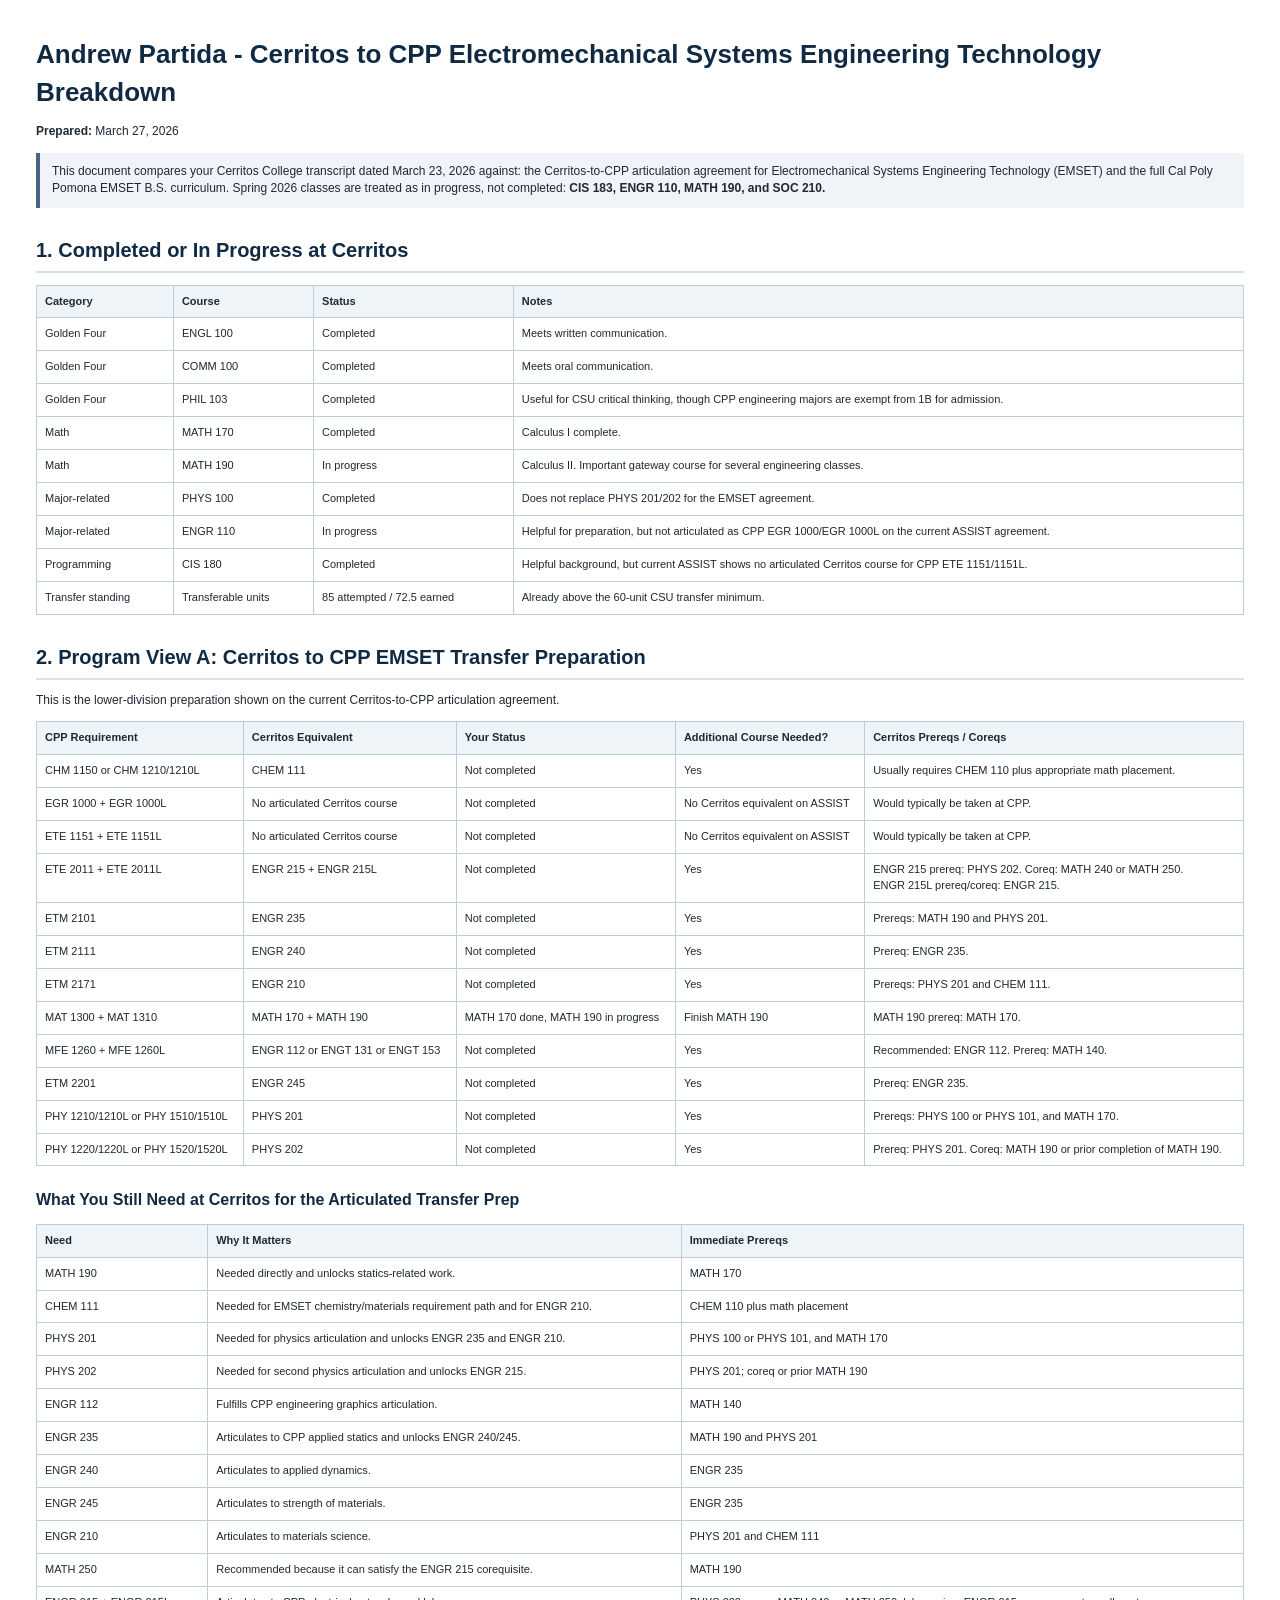
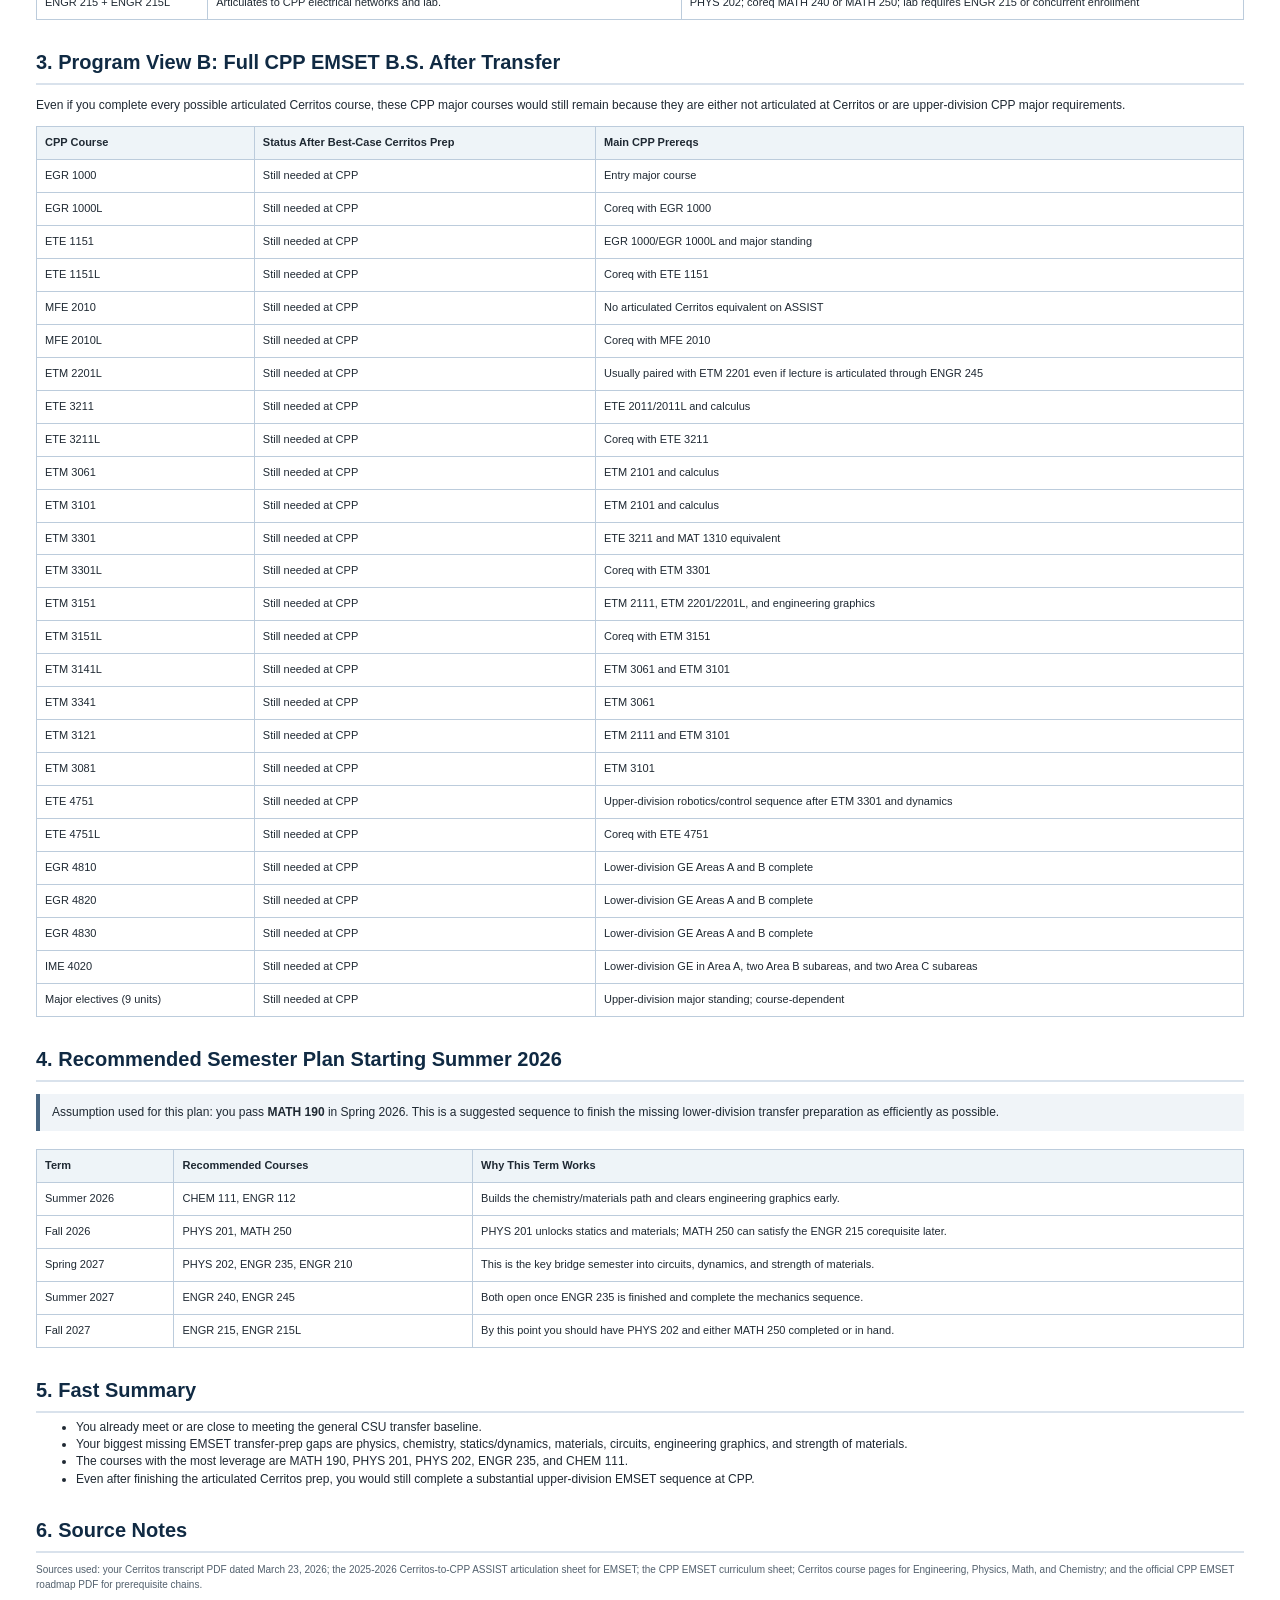
<file: emset_transfer_breakdown.html>
<!DOCTYPE html>
<html lang="en">
<head>
  <meta charset="UTF-8">
  <title>Andrew Partida - Cerritos to CPP EMSET Breakdown</title>
  <style>
    body {
      font-family: Helvetica, Arial, sans-serif;
      margin: 36px;
      color: #1f2933;
      line-height: 1.45;
    }
    h1, h2, h3 {
      color: #102a43;
      margin-bottom: 0.3em;
    }
    h1 {
      font-size: 26px;
    }
    h2 {
      margin-top: 28px;
      font-size: 20px;
      border-bottom: 2px solid #d9e2ec;
      padding-bottom: 6px;
    }
    h3 {
      margin-top: 20px;
      font-size: 16px;
    }
    p, li {
      font-size: 12px;
    }
    table {
      width: 100%;
      border-collapse: collapse;
      margin: 12px 0 22px;
      font-size: 11px;
    }
    th, td {
      border: 1px solid #bcccdc;
      padding: 8px;
      vertical-align: top;
      text-align: left;
    }
    th {
      background: #eef4f8;
      font-weight: 700;
    }
    .note {
      background: #f0f4f8;
      border-left: 4px solid #486581;
      padding: 10px 12px;
      margin: 12px 0 18px;
      font-size: 12px;
    }
    .small {
      font-size: 10px;
      color: #52606d;
    }
    ul {
      margin-top: 6px;
    }
  </style>
</head>
<body>
  <h1>Andrew Partida - Cerritos to CPP Electromechanical Systems Engineering Technology Breakdown</h1>
  <p><strong>Prepared:</strong> March 27, 2026</p>

  <div class="note">
    This document compares your Cerritos College transcript dated March 23, 2026 against:
    the Cerritos-to-CPP articulation agreement for Electromechanical Systems Engineering Technology (EMSET)
    and the full Cal Poly Pomona EMSET B.S. curriculum. Spring 2026 classes are treated as in progress, not completed:
    <strong>CIS 183, ENGR 110, MATH 190, and SOC 210.</strong>
  </div>

  <h2>1. Completed or In Progress at Cerritos</h2>
  <table>
    <thead>
      <tr>
        <th>Category</th>
        <th>Course</th>
        <th>Status</th>
        <th>Notes</th>
      </tr>
    </thead>
    <tbody>
      <tr>
        <td>Golden Four</td>
        <td>ENGL 100</td>
        <td>Completed</td>
        <td>Meets written communication.</td>
      </tr>
      <tr>
        <td>Golden Four</td>
        <td>COMM 100</td>
        <td>Completed</td>
        <td>Meets oral communication.</td>
      </tr>
      <tr>
        <td>Golden Four</td>
        <td>PHIL 103</td>
        <td>Completed</td>
        <td>Useful for CSU critical thinking, though CPP engineering majors are exempt from 1B for admission.</td>
      </tr>
      <tr>
        <td>Math</td>
        <td>MATH 170</td>
        <td>Completed</td>
        <td>Calculus I complete.</td>
      </tr>
      <tr>
        <td>Math</td>
        <td>MATH 190</td>
        <td>In progress</td>
        <td>Calculus II. Important gateway course for several engineering classes.</td>
      </tr>
      <tr>
        <td>Major-related</td>
        <td>PHYS 100</td>
        <td>Completed</td>
        <td>Does not replace PHYS 201/202 for the EMSET agreement.</td>
      </tr>
      <tr>
        <td>Major-related</td>
        <td>ENGR 110</td>
        <td>In progress</td>
        <td>Helpful for preparation, but not articulated as CPP EGR 1000/EGR 1000L on the current ASSIST agreement.</td>
      </tr>
      <tr>
        <td>Programming</td>
        <td>CIS 180</td>
        <td>Completed</td>
        <td>Helpful background, but current ASSIST shows no articulated Cerritos course for CPP ETE 1151/1151L.</td>
      </tr>
      <tr>
        <td>Transfer standing</td>
        <td>Transferable units</td>
        <td>85 attempted / 72.5 earned</td>
        <td>Already above the 60-unit CSU transfer minimum.</td>
      </tr>
    </tbody>
  </table>

  <h2>2. Program View A: Cerritos to CPP EMSET Transfer Preparation</h2>
  <p>This is the lower-division preparation shown on the current Cerritos-to-CPP articulation agreement.</p>

  <table>
    <thead>
      <tr>
        <th>CPP Requirement</th>
        <th>Cerritos Equivalent</th>
        <th>Your Status</th>
        <th>Additional Course Needed?</th>
        <th>Cerritos Prereqs / Coreqs</th>
      </tr>
    </thead>
    <tbody>
      <tr>
        <td>CHM 1150 or CHM 1210/1210L</td>
        <td>CHEM 111</td>
        <td>Not completed</td>
        <td>Yes</td>
        <td>Usually requires CHEM 110 plus appropriate math placement.</td>
      </tr>
      <tr>
        <td>EGR 1000 + EGR 1000L</td>
        <td>No articulated Cerritos course</td>
        <td>Not completed</td>
        <td>No Cerritos equivalent on ASSIST</td>
        <td>Would typically be taken at CPP.</td>
      </tr>
      <tr>
        <td>ETE 1151 + ETE 1151L</td>
        <td>No articulated Cerritos course</td>
        <td>Not completed</td>
        <td>No Cerritos equivalent on ASSIST</td>
        <td>Would typically be taken at CPP.</td>
      </tr>
      <tr>
        <td>ETE 2011 + ETE 2011L</td>
        <td>ENGR 215 + ENGR 215L</td>
        <td>Not completed</td>
        <td>Yes</td>
        <td>ENGR 215 prereq: PHYS 202. Coreq: MATH 240 or MATH 250.<br>ENGR 215L prereq/coreq: ENGR 215.</td>
      </tr>
      <tr>
        <td>ETM 2101</td>
        <td>ENGR 235</td>
        <td>Not completed</td>
        <td>Yes</td>
        <td>Prereqs: MATH 190 and PHYS 201.</td>
      </tr>
      <tr>
        <td>ETM 2111</td>
        <td>ENGR 240</td>
        <td>Not completed</td>
        <td>Yes</td>
        <td>Prereq: ENGR 235.</td>
      </tr>
      <tr>
        <td>ETM 2171</td>
        <td>ENGR 210</td>
        <td>Not completed</td>
        <td>Yes</td>
        <td>Prereqs: PHYS 201 and CHEM 111.</td>
      </tr>
      <tr>
        <td>MAT 1300 + MAT 1310</td>
        <td>MATH 170 + MATH 190</td>
        <td>MATH 170 done, MATH 190 in progress</td>
        <td>Finish MATH 190</td>
        <td>MATH 190 prereq: MATH 170.</td>
      </tr>
      <tr>
        <td>MFE 1260 + MFE 1260L</td>
        <td>ENGR 112 or ENGT 131 or ENGT 153</td>
        <td>Not completed</td>
        <td>Yes</td>
        <td>Recommended: ENGR 112. Prereq: MATH 140.</td>
      </tr>
      <tr>
        <td>ETM 2201</td>
        <td>ENGR 245</td>
        <td>Not completed</td>
        <td>Yes</td>
        <td>Prereq: ENGR 235.</td>
      </tr>
      <tr>
        <td>PHY 1210/1210L or PHY 1510/1510L</td>
        <td>PHYS 201</td>
        <td>Not completed</td>
        <td>Yes</td>
        <td>Prereqs: PHYS 100 or PHYS 101, and MATH 170.</td>
      </tr>
      <tr>
        <td>PHY 1220/1220L or PHY 1520/1520L</td>
        <td>PHYS 202</td>
        <td>Not completed</td>
        <td>Yes</td>
        <td>Prereq: PHYS 201. Coreq: MATH 190 or prior completion of MATH 190.</td>
      </tr>
    </tbody>
  </table>

  <h3>What You Still Need at Cerritos for the Articulated Transfer Prep</h3>
  <table>
    <thead>
      <tr>
        <th>Need</th>
        <th>Why It Matters</th>
        <th>Immediate Prereqs</th>
      </tr>
    </thead>
    <tbody>
      <tr>
        <td>MATH 190</td>
        <td>Needed directly and unlocks statics-related work.</td>
        <td>MATH 170</td>
      </tr>
      <tr>
        <td>CHEM 111</td>
        <td>Needed for EMSET chemistry/materials requirement path and for ENGR 210.</td>
        <td>CHEM 110 plus math placement</td>
      </tr>
      <tr>
        <td>PHYS 201</td>
        <td>Needed for physics articulation and unlocks ENGR 235 and ENGR 210.</td>
        <td>PHYS 100 or PHYS 101, and MATH 170</td>
      </tr>
      <tr>
        <td>PHYS 202</td>
        <td>Needed for second physics articulation and unlocks ENGR 215.</td>
        <td>PHYS 201; coreq or prior MATH 190</td>
      </tr>
      <tr>
        <td>ENGR 112</td>
        <td>Fulfills CPP engineering graphics articulation.</td>
        <td>MATH 140</td>
      </tr>
      <tr>
        <td>ENGR 235</td>
        <td>Articulates to CPP applied statics and unlocks ENGR 240/245.</td>
        <td>MATH 190 and PHYS 201</td>
      </tr>
      <tr>
        <td>ENGR 240</td>
        <td>Articulates to applied dynamics.</td>
        <td>ENGR 235</td>
      </tr>
      <tr>
        <td>ENGR 245</td>
        <td>Articulates to strength of materials.</td>
        <td>ENGR 235</td>
      </tr>
      <tr>
        <td>ENGR 210</td>
        <td>Articulates to materials science.</td>
        <td>PHYS 201 and CHEM 111</td>
      </tr>
      <tr>
        <td>MATH 250</td>
        <td>Recommended because it can satisfy the ENGR 215 corequisite.</td>
        <td>MATH 190</td>
      </tr>
      <tr>
        <td>ENGR 215 + ENGR 215L</td>
        <td>Articulates to CPP electrical networks and lab.</td>
        <td>PHYS 202; coreq MATH 240 or MATH 250; lab requires ENGR 215 or concurrent enrollment</td>
      </tr>
    </tbody>
  </table>

  <h2>3. Program View B: Full CPP EMSET B.S. After Transfer</h2>
  <p>Even if you complete every possible articulated Cerritos course, these CPP major courses would still remain because they are either not articulated at Cerritos or are upper-division CPP major requirements.</p>

  <table>
    <thead>
      <tr>
        <th>CPP Course</th>
        <th>Status After Best-Case Cerritos Prep</th>
        <th>Main CPP Prereqs</th>
      </tr>
    </thead>
    <tbody>
      <tr><td>EGR 1000</td><td>Still needed at CPP</td><td>Entry major course</td></tr>
      <tr><td>EGR 1000L</td><td>Still needed at CPP</td><td>Coreq with EGR 1000</td></tr>
      <tr><td>ETE 1151</td><td>Still needed at CPP</td><td>EGR 1000/EGR 1000L and major standing</td></tr>
      <tr><td>ETE 1151L</td><td>Still needed at CPP</td><td>Coreq with ETE 1151</td></tr>
      <tr><td>MFE 2010</td><td>Still needed at CPP</td><td>No articulated Cerritos equivalent on ASSIST</td></tr>
      <tr><td>MFE 2010L</td><td>Still needed at CPP</td><td>Coreq with MFE 2010</td></tr>
      <tr><td>ETM 2201L</td><td>Still needed at CPP</td><td>Usually paired with ETM 2201 even if lecture is articulated through ENGR 245</td></tr>
      <tr><td>ETE 3211</td><td>Still needed at CPP</td><td>ETE 2011/2011L and calculus</td></tr>
      <tr><td>ETE 3211L</td><td>Still needed at CPP</td><td>Coreq with ETE 3211</td></tr>
      <tr><td>ETM 3061</td><td>Still needed at CPP</td><td>ETM 2101 and calculus</td></tr>
      <tr><td>ETM 3101</td><td>Still needed at CPP</td><td>ETM 2101 and calculus</td></tr>
      <tr><td>ETM 3301</td><td>Still needed at CPP</td><td>ETE 3211 and MAT 1310 equivalent</td></tr>
      <tr><td>ETM 3301L</td><td>Still needed at CPP</td><td>Coreq with ETM 3301</td></tr>
      <tr><td>ETM 3151</td><td>Still needed at CPP</td><td>ETM 2111, ETM 2201/2201L, and engineering graphics</td></tr>
      <tr><td>ETM 3151L</td><td>Still needed at CPP</td><td>Coreq with ETM 3151</td></tr>
      <tr><td>ETM 3141L</td><td>Still needed at CPP</td><td>ETM 3061 and ETM 3101</td></tr>
      <tr><td>ETM 3341</td><td>Still needed at CPP</td><td>ETM 3061</td></tr>
      <tr><td>ETM 3121</td><td>Still needed at CPP</td><td>ETM 2111 and ETM 3101</td></tr>
      <tr><td>ETM 3081</td><td>Still needed at CPP</td><td>ETM 3101</td></tr>
      <tr><td>ETE 4751</td><td>Still needed at CPP</td><td>Upper-division robotics/control sequence after ETM 3301 and dynamics</td></tr>
      <tr><td>ETE 4751L</td><td>Still needed at CPP</td><td>Coreq with ETE 4751</td></tr>
      <tr><td>EGR 4810</td><td>Still needed at CPP</td><td>Lower-division GE Areas A and B complete</td></tr>
      <tr><td>EGR 4820</td><td>Still needed at CPP</td><td>Lower-division GE Areas A and B complete</td></tr>
      <tr><td>EGR 4830</td><td>Still needed at CPP</td><td>Lower-division GE Areas A and B complete</td></tr>
      <tr><td>IME 4020</td><td>Still needed at CPP</td><td>Lower-division GE in Area A, two Area B subareas, and two Area C subareas</td></tr>
      <tr><td>Major electives (9 units)</td><td>Still needed at CPP</td><td>Upper-division major standing; course-dependent</td></tr>
    </tbody>
  </table>

  <h2>4. Recommended Semester Plan Starting Summer 2026</h2>
  <div class="note">
    Assumption used for this plan: you pass <strong>MATH 190</strong> in Spring 2026.
    This is a suggested sequence to finish the missing lower-division transfer preparation as efficiently as possible.
  </div>

  <table>
    <thead>
      <tr>
        <th>Term</th>
        <th>Recommended Courses</th>
        <th>Why This Term Works</th>
      </tr>
    </thead>
    <tbody>
      <tr>
        <td>Summer 2026</td>
        <td>CHEM 111, ENGR 112</td>
        <td>Builds the chemistry/materials path and clears engineering graphics early.</td>
      </tr>
      <tr>
        <td>Fall 2026</td>
        <td>PHYS 201, MATH 250</td>
        <td>PHYS 201 unlocks statics and materials; MATH 250 can satisfy the ENGR 215 corequisite later.</td>
      </tr>
      <tr>
        <td>Spring 2027</td>
        <td>PHYS 202, ENGR 235, ENGR 210</td>
        <td>This is the key bridge semester into circuits, dynamics, and strength of materials.</td>
      </tr>
      <tr>
        <td>Summer 2027</td>
        <td>ENGR 240, ENGR 245</td>
        <td>Both open once ENGR 235 is finished and complete the mechanics sequence.</td>
      </tr>
      <tr>
        <td>Fall 2027</td>
        <td>ENGR 215, ENGR 215L</td>
        <td>By this point you should have PHYS 202 and either MATH 250 completed or in hand.</td>
      </tr>
    </tbody>
  </table>

  <h2>5. Fast Summary</h2>
  <ul>
    <li>You already meet or are close to meeting the general CSU transfer baseline.</li>
    <li>Your biggest missing EMSET transfer-prep gaps are physics, chemistry, statics/dynamics, materials, circuits, engineering graphics, and strength of materials.</li>
    <li>The courses with the most leverage are MATH 190, PHYS 201, PHYS 202, ENGR 235, and CHEM 111.</li>
    <li>Even after finishing the articulated Cerritos prep, you would still complete a substantial upper-division EMSET sequence at CPP.</li>
  </ul>

  <h2>6. Source Notes</h2>
  <p class="small">
    Sources used: your Cerritos transcript PDF dated March 23, 2026; the 2025-2026 Cerritos-to-CPP ASSIST articulation sheet for EMSET;
    the CPP EMSET curriculum sheet; Cerritos course pages for Engineering, Physics, Math, and Chemistry; and the official CPP EMSET roadmap PDF for prerequisite chains.
  </p>
</body>
</html>
</file>
<file: styles.css>
:root {
  --paper: #f7f5ef;
  --ink: #1d232a;
  --muted: #5d6975;
  --line: rgba(29, 35, 42, 0.12);
  --panel: rgba(255, 255, 255, 0.72);
  --accent: #0f766e;
  --accent-strong: #14532d;
  --highlight: #f59e0b;
  --done: #1f7a5c;
  --progress: #b46b00;
  --missing: #9f1239;
  --shadow: 0 22px 60px rgba(26, 35, 45, 0.12);
}

* {
  box-sizing: border-box;
}

html {
  scroll-behavior: smooth;
}

body {
  margin: 0;
  color: var(--ink);
  font-family: "Space Grotesk", sans-serif;
  background:
    radial-gradient(circle at top left, rgba(245, 158, 11, 0.12), transparent 30%),
    radial-gradient(circle at right 20%, rgba(15, 118, 110, 0.14), transparent 28%),
    linear-gradient(180deg, #fcfbf7 0%, var(--paper) 100%);
}

.page-shell {
  width: min(1180px, calc(100% - 32px));
  margin: 0 auto;
  padding: 28px 0 72px;
}

.hero {
  display: grid;
  grid-template-columns: 1.3fr 0.9fr;
  gap: 24px;
  align-items: stretch;
  margin-bottom: 36px;
}

.hero-copy,
.hero-panel,
.section,
.callout,
.priority-card {
  backdrop-filter: blur(14px);
  background: var(--panel);
  border: 1px solid rgba(255, 255, 255, 0.55);
  box-shadow: var(--shadow);
}

.program-nav {
  position: sticky;
  top: 12px;
  z-index: 5;
  display: flex;
  flex-wrap: wrap;
  gap: 10px;
  margin-bottom: 24px;
  padding: 12px;
  border-radius: 999px;
  backdrop-filter: blur(14px);
  background: rgba(255, 255, 255, 0.72);
  border: 1px solid rgba(255, 255, 255, 0.55);
  box-shadow: var(--shadow);
}

.program-switcher {
  display: grid;
  grid-template-columns: 1fr auto;
  gap: 20px;
  align-items: end;
  margin-bottom: 24px;
  padding: 22px 24px;
  border-radius: 28px;
  backdrop-filter: blur(14px);
  background: rgba(255, 255, 255, 0.72);
  border: 1px solid rgba(255, 255, 255, 0.55);
  box-shadow: var(--shadow);
}

.program-controls {
  display: flex;
  flex-wrap: wrap;
  gap: 12px;
}

.program-summary-card {
  display: grid;
  grid-template-columns: 1.2fr 0.8fr;
  gap: 20px;
  align-items: center;
  margin-bottom: 24px;
  padding: 24px;
  border-radius: 28px;
  backdrop-filter: blur(14px);
  background: rgba(255, 255, 255, 0.72);
  border: 1px solid rgba(255, 255, 255, 0.55);
  box-shadow: var(--shadow);
}

.summary-copy p:last-child,
.fit-caption {
  margin: 0;
  color: var(--muted);
  line-height: 1.55;
}

.summary-meta {
  display: grid;
  gap: 10px;
  justify-items: start;
}

.unit-badge {
  display: inline-flex;
  align-items: center;
  justify-content: center;
  padding: 8px 12px;
  border-radius: 999px;
  font-size: 0.8rem;
  font-weight: 700;
  letter-spacing: 0.04em;
  text-transform: uppercase;
  color: var(--accent-strong);
  background: rgba(20, 83, 45, 0.08);
  border: 1px solid rgba(20, 83, 45, 0.25);
}

.unit-badge.secondary {
  color: var(--ink);
  background: rgba(16, 42, 67, 0.05);
  border: 1px solid var(--line);
}

.mini-unit-row {
  display: grid;
  grid-template-columns: repeat(3, minmax(0, 1fr));
  gap: 12px;
  margin: 0 0 18px;
}

.mini-unit-card {
  padding: 16px 18px;
  border-radius: 20px;
  background: rgba(255, 255, 255, 0.82);
  border: 1px solid var(--line);
}

.mini-unit-card span {
  display: block;
  font-size: 0.78rem;
  text-transform: uppercase;
  letter-spacing: 0.08em;
  color: var(--muted);
  margin-bottom: 8px;
}

.mini-unit-card strong {
  font-size: 1.45rem;
}

.program-tab {
  appearance: none;
  border: 1px solid var(--line);
  background: rgba(16, 42, 67, 0.05);
  color: var(--ink);
  padding: 12px 18px;
  border-radius: 999px;
  font: inherit;
  font-weight: 700;
  cursor: pointer;
  transition: transform 160ms ease, background 160ms ease, color 160ms ease;
}

.program-tab:hover,
.program-tab:focus-visible {
  background: rgba(15, 118, 110, 0.08);
  outline: none;
}

.program-tab.active {
  background: var(--ink);
  color: white;
}

.print-button {
  appearance: none;
  border: 1px solid var(--line);
  background: white;
  color: var(--ink);
  padding: 12px 18px;
  border-radius: 999px;
  font: inherit;
  font-weight: 700;
  cursor: pointer;
  transition: transform 160ms ease, background 160ms ease;
}

.print-button:hover,
.print-button:focus-visible {
  background: rgba(245, 158, 11, 0.12);
  outline: none;
}

.program-panel {
  display: none;
}

.program-panel.active {
  display: block;
}

.fit-badge,
.inline-fit {
  display: inline-flex;
  align-items: center;
  justify-content: center;
  padding: 7px 11px;
  border-radius: 999px;
  font-size: 0.78rem;
  font-weight: 700;
  letter-spacing: 0.04em;
  text-transform: uppercase;
  border: 1px solid currentColor;
}

.fit-strong {
  color: var(--done);
  background: rgba(31, 122, 92, 0.1);
}

.fit-medium {
  color: var(--progress);
  background: rgba(245, 158, 11, 0.16);
}

.fit-light {
  color: #7c2d12;
  background: rgba(251, 146, 60, 0.16);
}

.inline-fit {
  margin-left: 12px;
  vertical-align: middle;
}

.program-nav a {
  text-decoration: none;
  color: var(--ink);
  background: rgba(16, 42, 67, 0.05);
  border: 1px solid var(--line);
  padding: 10px 14px;
  border-radius: 999px;
  font-size: 0.92rem;
  font-weight: 700;
}

.program-nav a:hover {
  background: rgba(15, 118, 110, 0.08);
}

.hero-copy {
  padding: 34px;
  border-radius: 30px;
}

.hero-panel {
  padding: 24px;
  border-radius: 30px;
  display: grid;
  gap: 16px;
  align-content: center;
}

.eyebrow,
.section-kicker {
  letter-spacing: 0.12em;
  text-transform: uppercase;
  font-size: 0.76rem;
  color: var(--accent);
  margin: 0 0 12px;
}

h1,
h2,
h3 {
  margin: 0;
  line-height: 1.02;
}

h1 {
  font-size: clamp(2.6rem, 5vw, 4.6rem);
  max-width: 10ch;
}

h2 {
  font-size: clamp(1.6rem, 2.6vw, 2.4rem);
  max-width: 16ch;
}

h3 {
  font-size: 1.05rem;
  margin-bottom: 8px;
}

.lede,
.callout p,
.priority-card p,
.assumption,
td,
th,
.source-links a {
  font-size: 0.98rem;
  line-height: 1.55;
}

.lede,
.assumption,
td {
  color: var(--muted);
}

.hero-actions {
  display: flex;
  flex-wrap: wrap;
  gap: 12px;
  margin-top: 24px;
}

.button {
  display: inline-flex;
  align-items: center;
  justify-content: center;
  min-height: 48px;
  padding: 0 18px;
  border-radius: 999px;
  text-decoration: none;
  font-weight: 700;
  transition: transform 180ms ease, box-shadow 180ms ease, background 180ms ease;
}

.button:hover {
  transform: translateY(-1px);
}

.button.primary {
  background: var(--ink);
  color: white;
}

.button.secondary {
  background: rgba(255, 255, 255, 0.9);
  color: var(--ink);
  border: 1px solid var(--line);
}

.stat-card {
  padding: 18px 18px 20px;
  border-radius: 22px;
  background:
    linear-gradient(135deg, rgba(15, 118, 110, 0.08), rgba(255, 255, 255, 0.7)),
    white;
  border: 1px solid var(--line);
}

.stat-label {
  display: block;
  font-size: 0.78rem;
  text-transform: uppercase;
  letter-spacing: 0.08em;
  color: var(--muted);
  margin-bottom: 8px;
}

.stat-value {
  font-size: 1.42rem;
}

.section {
  margin-bottom: 24px;
  padding: 28px;
  border-radius: 28px;
}

.section-heading {
  display: grid;
  gap: 10px;
  margin-bottom: 20px;
}

.callout-grid {
  display: grid;
  grid-template-columns: repeat(3, minmax(0, 1fr));
  gap: 16px;
}

.single-row {
  grid-template-columns: repeat(3, minmax(0, 1fr));
}

.callout {
  padding: 18px;
  border-radius: 24px;
  background:
    linear-gradient(180deg, rgba(255, 255, 255, 0.8), rgba(250, 248, 242, 0.98));
  border: 1px solid var(--line);
}

.table-wrap {
  overflow-x: auto;
  border-radius: 22px;
  border: 1px solid var(--line);
  background: rgba(255, 255, 255, 0.84);
}

table {
  width: 100%;
  border-collapse: collapse;
  min-width: 820px;
}

th,
td {
  padding: 16px 14px;
  text-align: left;
  vertical-align: top;
  border-bottom: 1px solid var(--line);
}

th {
  font-size: 0.83rem;
  color: var(--ink);
  letter-spacing: 0.06em;
  text-transform: uppercase;
  background: rgba(16, 42, 67, 0.04);
}

tbody tr:hover {
  background: rgba(15, 118, 110, 0.04);
}

.pill {
  display: inline-flex;
  align-items: center;
  border-radius: 999px;
  padding: 6px 10px;
  font-size: 0.78rem;
  font-weight: 700;
  letter-spacing: 0.03em;
}

.pill.done {
  color: var(--done);
  background: rgba(31, 122, 92, 0.12);
}

.pill.progress {
  color: var(--progress);
  background: rgba(245, 158, 11, 0.16);
}

.pill.missing {
  color: var(--missing);
  background: rgba(159, 18, 57, 0.12);
}

.priority-list {
  display: grid;
  gap: 14px;
}

.priority-card {
  display: grid;
  grid-template-columns: 68px 1fr;
  gap: 16px;
  align-items: start;
  padding: 20px;
  border-radius: 24px;
}

.priority-number {
  width: 52px;
  height: 52px;
  display: grid;
  place-items: center;
  border-radius: 18px;
  background: linear-gradient(135deg, rgba(245, 158, 11, 0.86), rgba(15, 118, 110, 0.9));
  color: white;
  font-size: 1.3rem;
  font-weight: 700;
}

.source-links {
  display: flex;
  flex-wrap: wrap;
  gap: 12px;
}

.source-links a {
  display: inline-flex;
  padding: 12px 16px;
  border: 1px solid var(--line);
  border-radius: 999px;
  color: var(--ink);
  text-decoration: none;
  background: white;
}

.source-links a:hover {
  background: rgba(15, 118, 110, 0.06);
}

@media (max-width: 900px) {
  .hero,
  .callout-grid,
  .single-row {
    grid-template-columns: 1fr;
  }

  .program-switcher {
    grid-template-columns: 1fr;
    align-items: start;
  }

  .program-summary-card {
    grid-template-columns: 1fr;
  }

  .mini-unit-row {
    grid-template-columns: 1fr;
  }

  .hero-copy,
  .hero-panel,
  .section {
    padding: 22px;
    border-radius: 24px;
  }

  .program-nav {
    top: 8px;
    border-radius: 24px;
  }

  .priority-card {
    grid-template-columns: 56px 1fr;
  }
}

@media print {
  :root {
    --paper: white;
    --ink: #000000;
    --muted: #222222;
    --line: rgba(0, 0, 0, 0.16);
    --panel: white;
    --shadow: none;
  }

  body {
    background: white;
    color: black;
    font-family: "Source Serif 4", Georgia, serif;
  }

  .page-shell {
    width: 100%;
    margin: 0;
    padding: 0;
  }

  .hero,
  .program-switcher,
  .section,
  .callout,
  .priority-card {
    background: white;
    box-shadow: none;
    border: 1px solid rgba(0, 0, 0, 0.1);
  }

  .hero {
    grid-template-columns: 1fr;
    gap: 16px;
    margin-bottom: 18px;
  }

  .hero-actions,
  .program-controls,
  .source-section {
    display: none !important;
  }

  .program-summary-card {
    grid-template-columns: 1fr;
    margin-bottom: 14px;
    padding: 16px;
  }

  .program-panel {
    display: none !important;
  }

  .program-panel.active {
    display: block !important;
  }

  .section {
    margin-bottom: 14px;
    padding: 16px;
    break-inside: avoid;
  }

  h1 {
    font-size: 28pt;
    max-width: none;
  }

  h2 {
    font-size: 18pt;
    max-width: none;
  }

  h3 {
    font-size: 12pt;
  }

  .lede,
  .callout p,
  .priority-card p,
  .assumption,
  td,
  th {
    font-size: 10.5pt;
    line-height: 1.35;
    color: black;
  }

  .table-wrap {
    overflow: visible;
    border: 1px solid rgba(0, 0, 0, 0.12);
  }

  table {
    min-width: 0;
  }

  th,
  td {
    padding: 8px 7px;
  }

  .pill {
    border: 1px solid currentColor;
    background: white !important;
  }

  a {
    color: black;
    text-decoration: none;
  }
}
</file>
